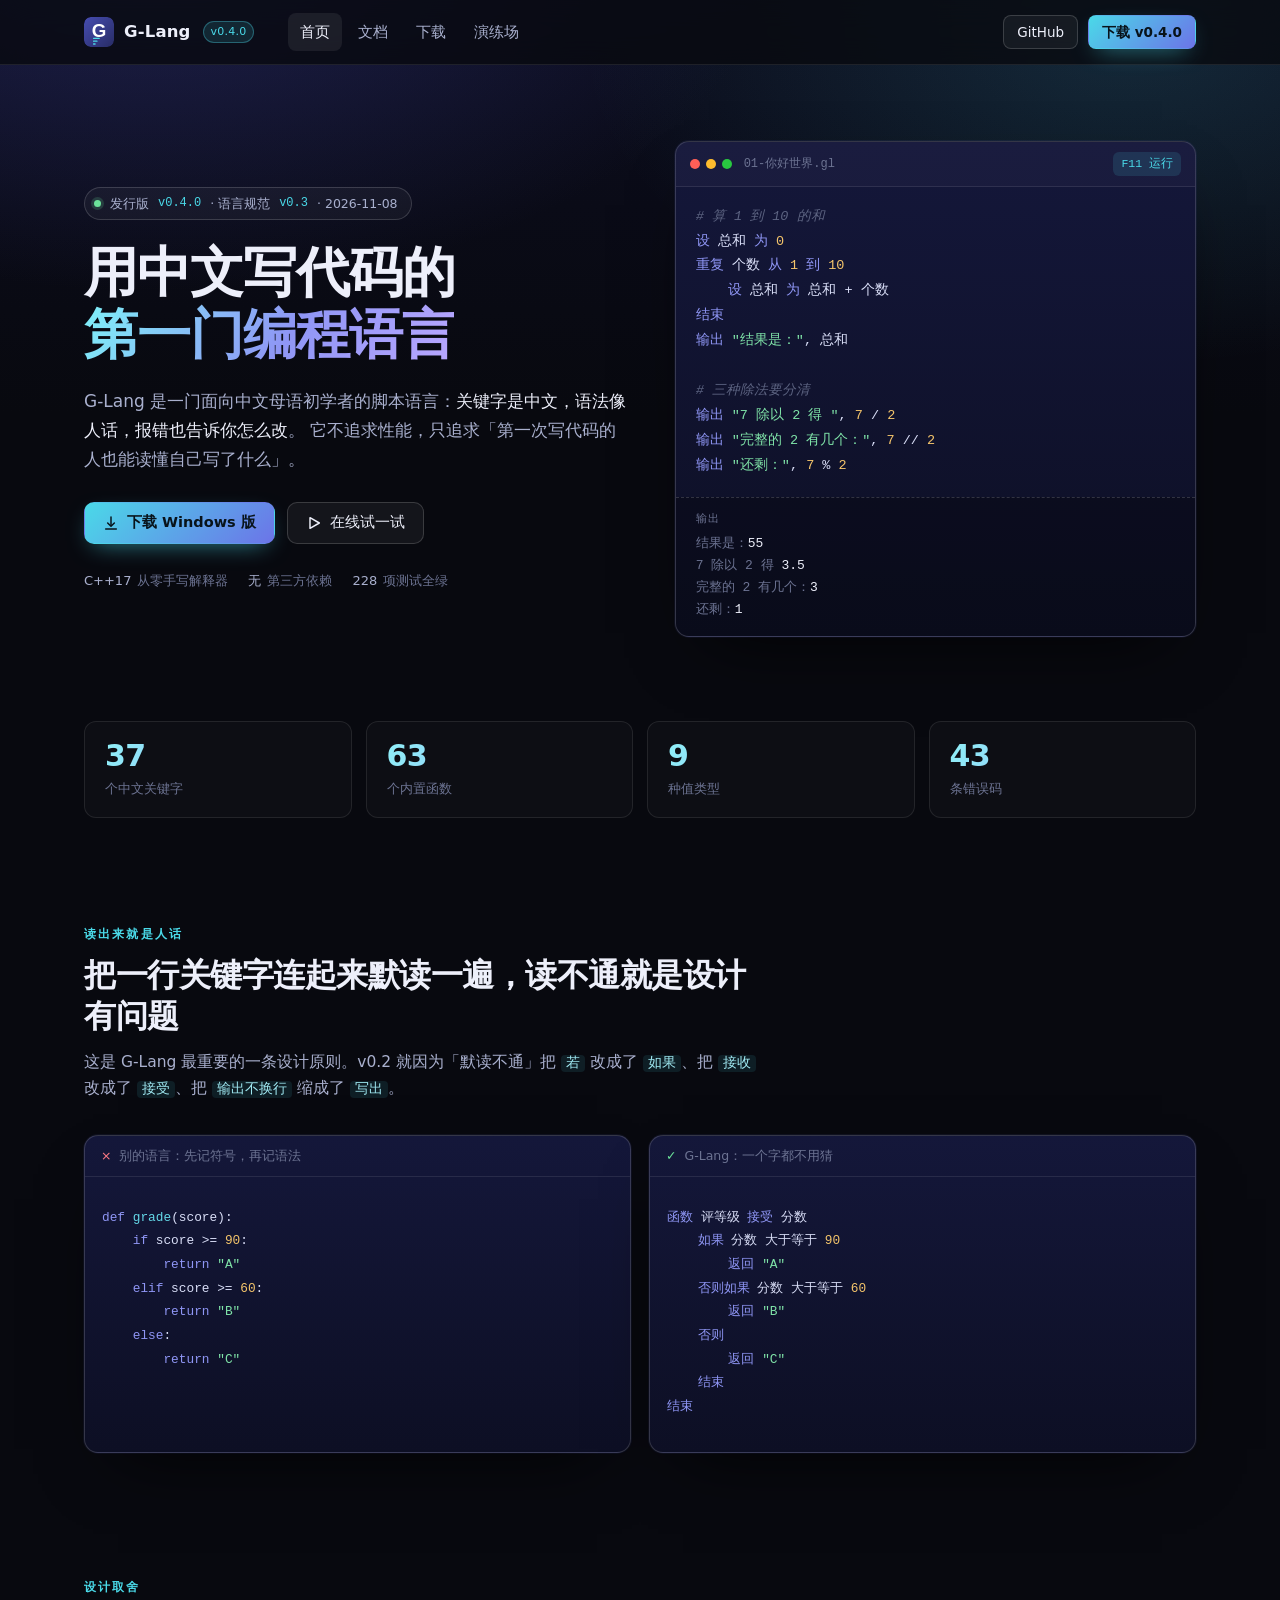
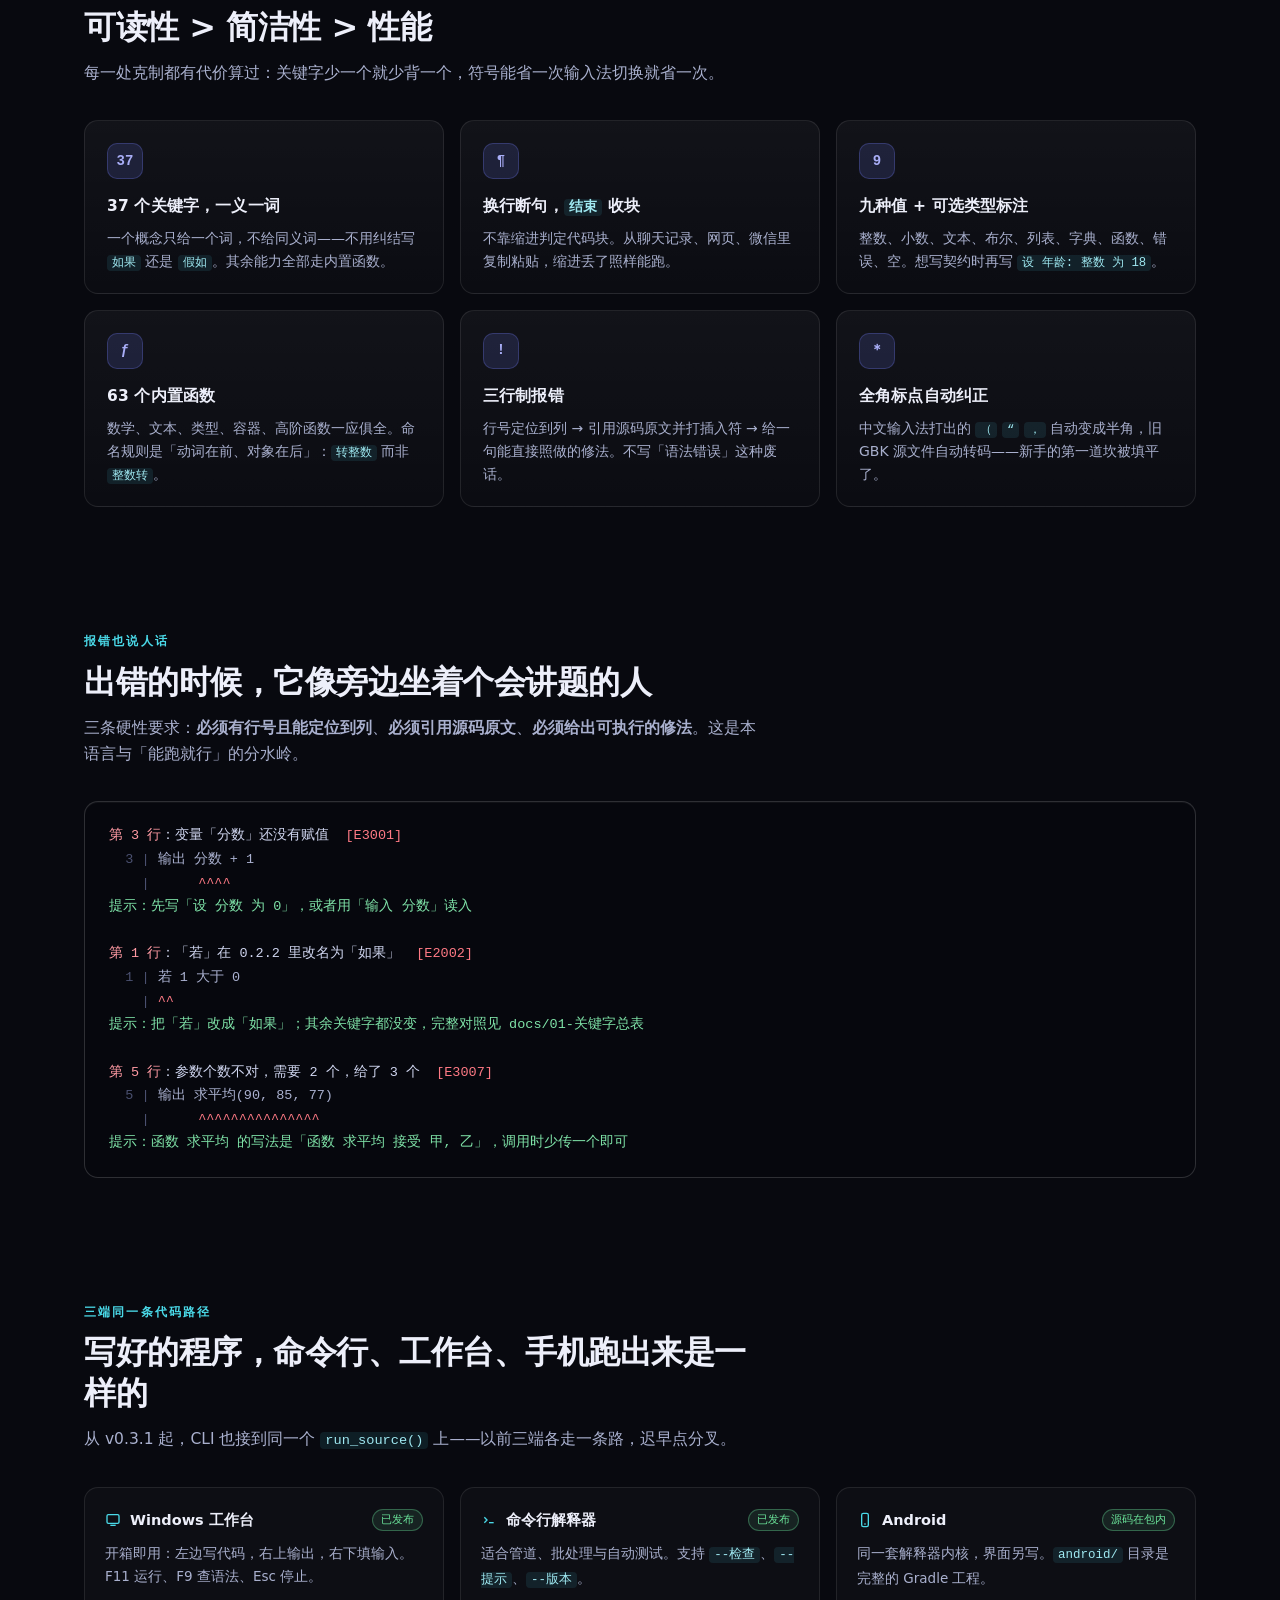
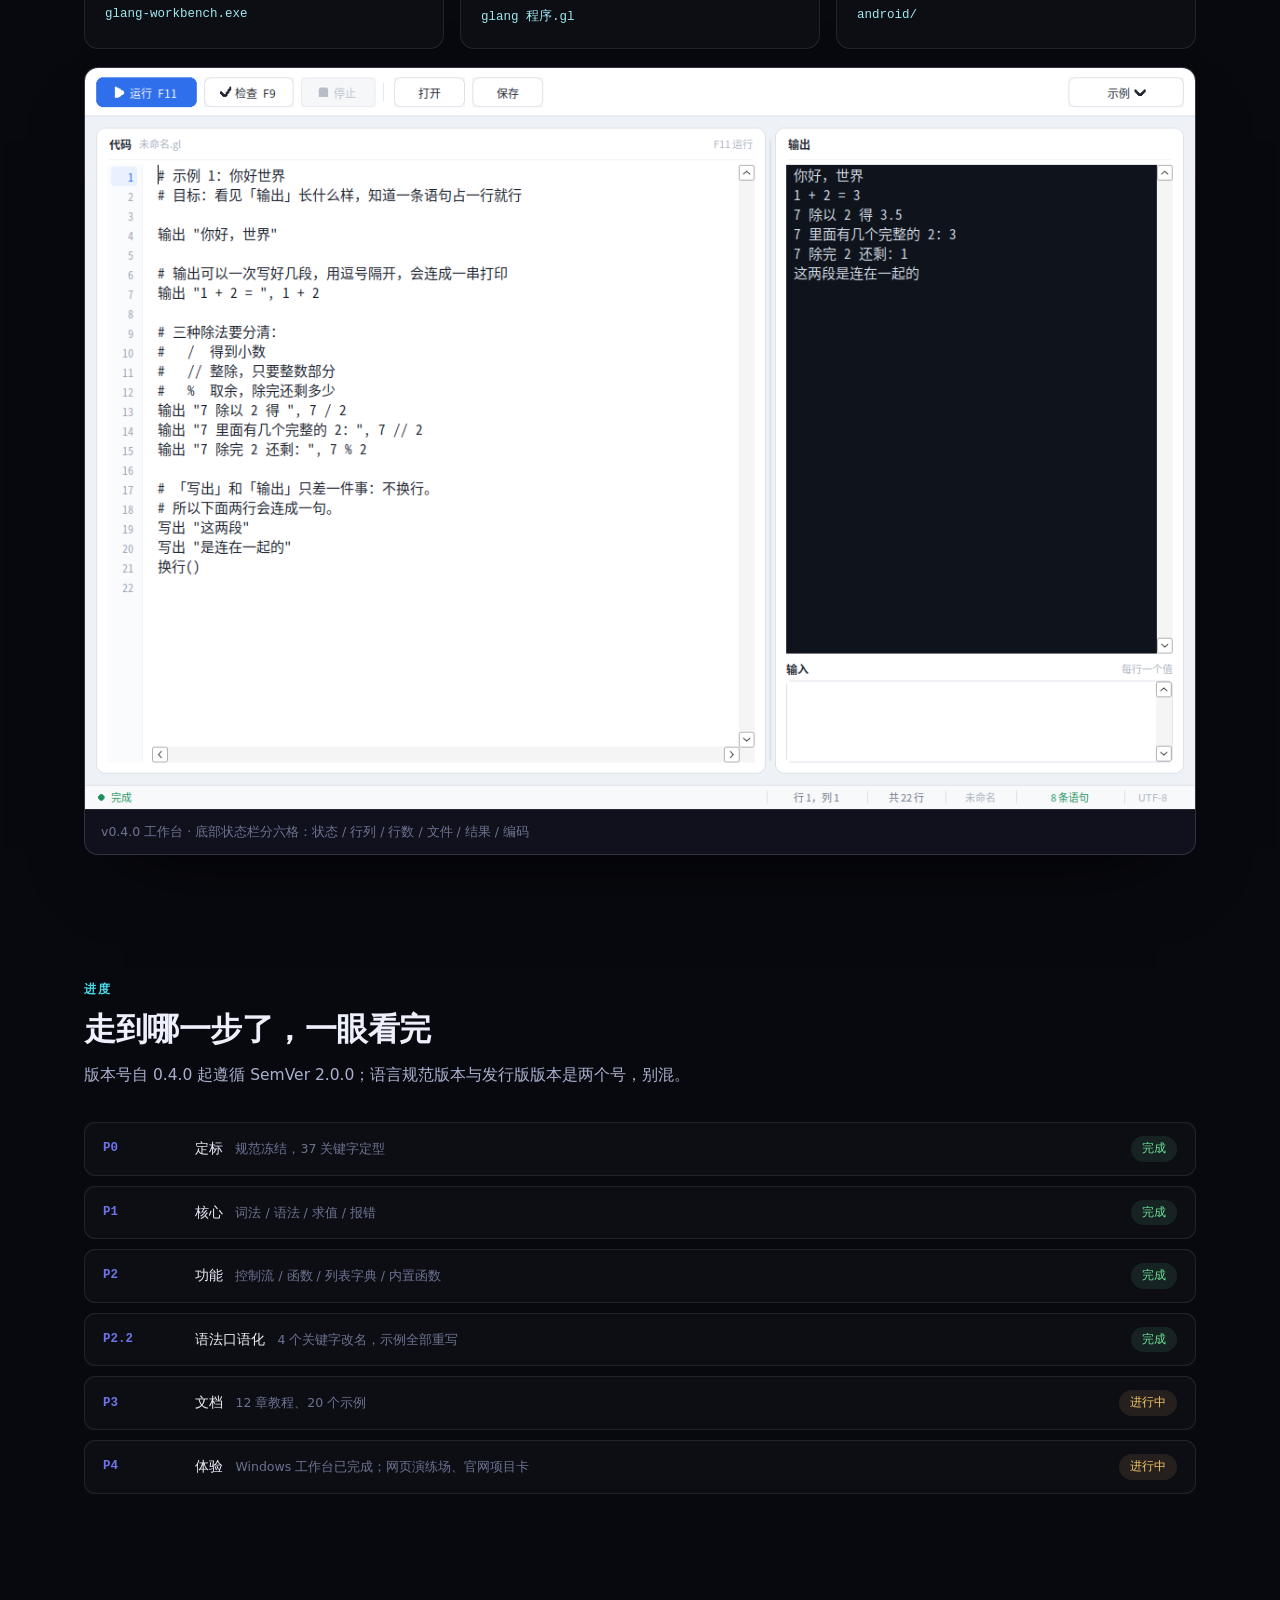
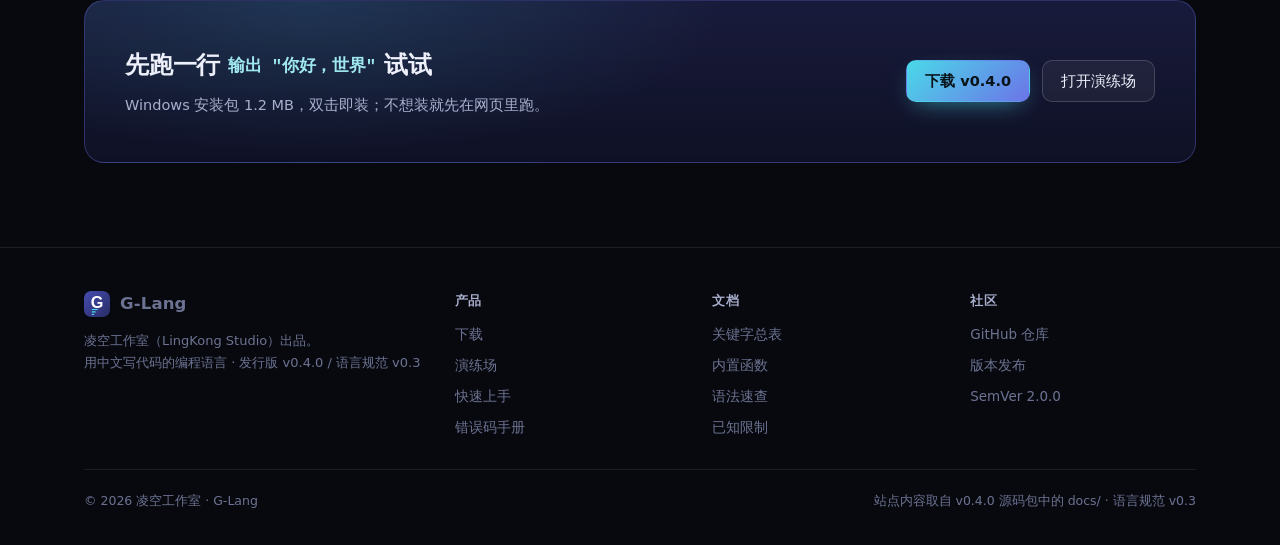
<file: index.html>
<!DOCTYPE html>
<html lang="zh-CN">
<head>
<meta charset="UTF-8">
<meta name="viewport" content="width=device-width, initial-scale=1">
<title>G-Lang · 用中文写代码的编程语言</title>
<meta name="description" content="G-Lang 是一门面向中文母语初学者的脚本语言：关键字是中文，语法像人话，报错也告诉你怎么改。C++17 从零实现，发行版 v0.4.0。">
<link rel="icon" href="assets/logo.svg" type="image/svg+xml">
<link rel="stylesheet" href="assets/style.css">
</head>
<body>

<header class="topbar">
  <div class="wrap topbar-inner">
    <a class="brand" href="index.html">
      <svg width="30" height="30" viewBox="0 0 64 64" aria-hidden="true">
        <defs><linearGradient id="lg" x1="0" y1="0" x2="1" y2="1">
          <stop offset="0" stop-color="#464CB0"/><stop offset="1" stop-color="#282C65"/>
        </linearGradient></defs>
        <rect width="64" height="64" rx="14" fill="url(#lg)"/>
        <text x="32" y="42" text-anchor="middle" font-family="Helvetica, Arial, sans-serif" font-weight="700" font-size="40" fill="#fff">G</text>
        <rect x="19" y="44" width="15" height="3" rx="1.5" fill="#4AD9E8"/>
        <rect x="19" y="50" width="10" height="3" rx="1.5" fill="#4AD9E8"/>
        <rect x="19" y="56" width="6" height="3" rx="1.5" fill="#4AD9E8"/>
      </svg>
      <span class="brand-name">G-Lang</span>
      <span class="brand-tag">v0.4.0</span>
    </a>
    <nav class="nav">
      <a href="index.html" class="active">首页</a>
      <a href="docs.html">文档</a>
      <a href="download.html">下载</a>
      <a href="playground.html">演练场</a>
    </nav>
    <div class="topbar-right">
      <a class="btn btn-ghost btn-sm" href="https://github.com/xxy150310git/G-Lang" target="_blank" rel="noopener">GitHub</a>
      <a class="btn btn-primary btn-sm" href="download.html">下载 v0.4.0</a>
    </div>
  </div>
</header>

<main>

<section class="hero">
  <div class="wrap hero-grid">
    <div>
      <div class="eyebrow">
        <span class="dot"></span>
        发行版 <code>v0.4.0</code> · 语言规范 <code>v0.3</code> · 2026-11-08
      </div>
      <h1 class="display">用中文写代码的<br><span class="grad">第一门编程语言</span></h1>
      <p class="lead">
        G-Lang 是一门面向中文母语初学者的脚本语言：<strong>关键字是中文，语法像人话，报错也告诉你怎么改</strong>。
        它不追求性能，只追求「第一次写代码的人也能读懂自己写了什么」。
      </p>
      <div class="cta-row">
        <a class="btn btn-primary" href="download.html">
          <svg width="16" height="16" viewBox="0 0 24 24" fill="none" stroke="currentColor" stroke-width="2.2" stroke-linecap="round" stroke-linejoin="round"><path d="M12 3v12"/><path d="m7 12 5 5 5-5"/><path d="M4 21h16"/></svg>
          下载 Windows 版
        </a>
        <a class="btn btn-ghost" href="playground.html">
          <svg width="16" height="16" viewBox="0 0 24 24" fill="none" stroke="currentColor" stroke-width="2.2" stroke-linecap="round" stroke-linejoin="round"><path d="m6 4 14 8-14 8Z"/></svg>
          在线试一试
        </a>
      </div>
      <div class="meta-row">
        <span><b>C++17</b> 从零手写解释器</span>
        <span><b>无</b> 第三方依赖</span>
        <span><b>228</b> 项测试全绿</span>
      </div>
    </div>

    <div class="codecard">
      <div class="codecard-bar">
        <div class="dots"><i></i><i></i><i></i></div>
        <span class="fname">01-你好世界.gl</span>
        <span class="tag">F11 运行</span>
      </div>
<pre class="code"><span class="tok-c"># 算 1 到 10 的和</span>
<span class="tok-k">设</span> 总和 <span class="tok-k">为</span> <span class="tok-n">0</span>
<span class="tok-k">重复</span> 个数 <span class="tok-k">从</span> <span class="tok-n">1</span> <span class="tok-k">到</span> <span class="tok-n">10</span>
    <span class="tok-k">设</span> 总和 <span class="tok-k">为</span> 总和 + 个数
<span class="tok-k">结束</span>
<span class="tok-k">输出</span> <span class="tok-s">"结果是："</span>, 总和

<span class="tok-c"># 三种除法要分清</span>
<span class="tok-k">输出</span> <span class="tok-s">"7 除以 2 得 "</span>, <span class="tok-n">7</span> / <span class="tok-n">2</span>
<span class="tok-k">输出</span> <span class="tok-s">"完整的 2 有几个："</span>, <span class="tok-n">7</span> // <span class="tok-n">2</span>
<span class="tok-k">输出</span> <span class="tok-s">"还剩："</span>, <span class="tok-n">7</span> % <span class="tok-n">2</span></pre>
      <div class="out"><span class="lbl">输出</span>结果是：<b>55</b>
7 除以 2 得 <b>3.5</b>
完整的 2 有几个：<b>3</b>
还剩：<b>1</b></div>
    </div>
  </div>
</section>

<section class="section tight">
  <div class="wrap">
    <div class="stats">
      <div class="stat"><b>37</b><span>个中文关键字</span></div>
      <div class="stat"><b>63</b><span>个内置函数</span></div>
      <div class="stat"><b>9</b><span>种值类型</span></div>
      <div class="stat"><b>43</b><span>条错误码</span></div>
    </div>
  </div>
</section>

<section class="section">
  <div class="wrap">
    <div class="section-head">
      <div class="kicker">读出来就是人话</div>
      <h2 class="sec">把一行关键字连起来默读一遍，读不通就是设计有问题</h2>
      <p>这是 G-Lang 最重要的一条设计原则。v0.2 就因为「默读不通」把 <code>若</code> 改成了 <code>如果</code>、把 <code>接收</code> 改成了 <code>接受</code>、把 <code>输出不换行</code> 缩成了 <code>写出</code>。</p>
    </div>

    <div class="compare">
      <div class="codecard">
        <div class="cap"><span class="bad">×</span> 别的语言：先记符号，再记语法</div>
<pre class="code small"><span class="tok-k">def</span> <span class="tok-f">grade</span>(score):
    <span class="tok-k">if</span> score &gt;= <span class="tok-n">90</span>:
        <span class="tok-k">return</span> <span class="tok-s">"A"</span>
    <span class="tok-k">elif</span> score &gt;= <span class="tok-n">60</span>:
        <span class="tok-k">return</span> <span class="tok-s">"B"</span>
    <span class="tok-k">else</span>:
        <span class="tok-k">return</span> <span class="tok-s">"C"</span></pre>
      </div>
      <div class="codecard">
        <div class="cap"><span class="good">✓</span> G-Lang：一个字都不用猜</div>
<pre class="code small"><span class="tok-k">函数</span> 评等级 <span class="tok-k">接受</span> 分数
    <span class="tok-k">如果</span> 分数 大于等于 <span class="tok-n">90</span>
        <span class="tok-k">返回</span> <span class="tok-s">"A"</span>
    <span class="tok-k">否则如果</span> 分数 大于等于 <span class="tok-n">60</span>
        <span class="tok-k">返回</span> <span class="tok-s">"B"</span>
    <span class="tok-k">否则</span>
        <span class="tok-k">返回</span> <span class="tok-s">"C"</span>
    <span class="tok-k">结束</span>
<span class="tok-k">结束</span></pre>
      </div>
    </div>
  </div>
</section>

<section class="section">
  <div class="wrap">
    <div class="section-head">
      <div class="kicker">设计取舍</div>
      <h2 class="sec">可读性 &gt; 简洁性 &gt; 性能</h2>
      <p>每一处克制都有代价算过：关键字少一个就少背一个，符号能省一次输入法切换就省一次。</p>
    </div>

    <div class="cards">
      <div class="card">
        <div class="ico">37</div>
        <h3>37 个关键字，一义一词</h3>
        <p>一个概念只给一个词，不给同义词——不用纠结写 <code>如果</code> 还是 <code>假如</code>。其余能力全部走内置函数。</p>
      </div>
      <div class="card">
        <div class="ico">¶</div>
        <h3>换行断句，<code>结束</code> 收块</h3>
        <p>不靠缩进判定代码块。从聊天记录、网页、微信里复制粘贴，缩进丢了照样能跑。</p>
      </div>
      <div class="card">
        <div class="ico">9</div>
        <h3>九种值 + 可选类型标注</h3>
        <p>整数、小数、文本、布尔、列表、字典、函数、错误、空。想写契约时再写 <code>设 年龄: 整数 为 18</code>。</p>
      </div>
      <div class="card">
        <div class="ico">ƒ</div>
        <h3>63 个内置函数</h3>
        <p>数学、文本、类型、容器、高阶函数一应俱全。命名规则是「动词在前、对象在后」：<code>转整数</code> 而非 <code>整数转</code>。</p>
      </div>
      <div class="card">
        <div class="ico">!</div>
        <h3>三行制报错</h3>
        <p>行号定位到列 → 引用源码原文并打插入符 → 给一句能直接照做的修法。不写「语法错误」这种废话。</p>
      </div>
      <div class="card">
        <div class="ico">＊</div>
        <h3>全角标点自动纠正</h3>
        <p>中文输入法打出的 <code>（</code> <code>“</code> <code>，</code> 自动变成半角，旧 GBK 源文件自动转码——新手的第一道坎被填平了。</p>
      </div>
    </div>
  </div>
</section>

<section class="section">
  <div class="wrap">
    <div class="section-head">
      <div class="kicker">报错也说人话</div>
      <h2 class="sec">出错的时候，它像旁边坐着个会讲题的人</h2>
      <p>三条硬性要求：<b>必须有行号且能定位到列</b>、<b>必须引用源码原文</b>、<b>必须给出可执行的修法</b>。这是本语言与「能跑就行」的分水岭。</p>
    </div>

    <div class="term"><span class="e-line">第 3 行</span>：变量「分数」还没有赋值  <span class="e-code">[E3001]</span>
<span class="ln">  3 |</span> <span class="e-src">输出 分数 + 1</span>
<span class="ln">    |</span> <span class="e-caret">     ^^^^</span>
<span class="e-hint">提示：先写「设 分数 为 0」，或者用「输入 分数」读入</span>

<span class="e-line">第 1 行</span>：「若」在 0.2.2 里改名为「如果」  <span class="e-code">[E2002]</span>
<span class="ln">  1 |</span> <span class="e-src">若 1 大于 0</span>
<span class="ln">    |</span> <span class="e-caret">^^</span>
<span class="e-hint">提示：把「若」改成「如果」；其余关键字都没变，完整对照见 docs/01-关键字总表</span>

<span class="e-line">第 5 行</span>：参数个数不对，需要 2 个，给了 3 个  <span class="e-code">[E3007]</span>
<span class="ln">  5 |</span> <span class="e-src">输出 求平均(90, 85, 77)</span>
<span class="ln">    |</span> <span class="e-caret">     ^^^^^^^^^^^^^^^</span>
<span class="e-hint">提示：函数 求平均 的写法是「函数 求平均 接受 甲, 乙」，调用时少传一个即可</span></div>
  </div>
</section>

<section class="section">
  <div class="wrap">
    <div class="section-head">
      <div class="kicker">三端同一条代码路径</div>
      <h2 class="sec">写好的程序，命令行、工作台、手机跑出来是一样的</h2>
      <p>从 v0.3.1 起，CLI 也接到同一个 <code>run_source()</code> 上——以前三端各走一条路，迟早点分叉。</p>
    </div>

    <div class="platforms" style="margin-bottom:18px">
      <div class="plat">
        <div class="ph">
          <svg width="16" height="16" viewBox="0 0 24 24" fill="none" stroke="#4AD9E8" stroke-width="2"><rect x="3" y="4" width="18" height="13" rx="2"/><path d="M8 20h8"/></svg>
          <b>Windows 工作台</b><span class="st">已发布</span>
        </div>
        <p>开箱即用：左边写代码，右上输出，右下填输入。F11 运行、F9 查语法、Esc 停止。</p>
        <code>glang-workbench.exe</code>
      </div>
      <div class="plat">
        <div class="ph">
          <svg width="16" height="16" viewBox="0 0 24 24" fill="none" stroke="#4AD9E8" stroke-width="2"><path d="m5 8 4 4-4 4"/><path d="M12 16h7"/></svg>
          <b>命令行解释器</b><span class="st">已发布</span>
        </div>
        <p>适合管道、批处理与自动测试。支持 <code>--检查</code>、<code>--提示</code>、<code>--版本</code>。</p>
        <code>glang 程序.gl</code>
      </div>
      <div class="plat">
        <div class="ph">
          <svg width="16" height="16" viewBox="0 0 24 24" fill="none" stroke="#4AD9E8" stroke-width="2"><rect x="7" y="2" width="10" height="20" rx="2.5"/><path d="M11 18h2"/></svg>
          <b>Android</b><span class="st">源码在包内</span>
        </div>
        <p>同一套解释器内核，界面另写。<code>android/</code> 目录是完整的 Gradle 工程。</p>
        <code>android/</code>
      </div>
    </div>

    <figure class="shot" style="margin:0">
      <img src="assets/workbench.png" alt="G-Lang 编程工作台截图：左侧代码区、右上输出区、右下输入区，底部六格状态栏" loading="lazy">
      <figcaption>v0.4.0 工作台 · 底部状态栏分六格：状态 / 行列 / 行数 / 文件 / 结果 / 编码</figcaption>
    </figure>
  </div>
</section>

<section class="section">
  <div class="wrap">
    <div class="section-head">
      <div class="kicker">进度</div>
      <h2 class="sec">走到哪一步了，一眼看完</h2>
      <p>版本号自 0.4.0 起遵循 SemVer 2.0.0；语言规范版本与发行版版本是两个号，别混。</p>
    </div>
    <div class="roadmap">
      <div class="rm"><div class="ph-id">P0</div><div class="ph-name">定标 <small>规范冻结，37 关键字定型</small></div><span class="badge-st st-done">完成</span></div>
      <div class="rm"><div class="ph-id">P1</div><div class="ph-name">核心 <small>词法 / 语法 / 求值 / 报错</small></div><span class="badge-st st-done">完成</span></div>
      <div class="rm"><div class="ph-id">P2</div><div class="ph-name">功能 <small>控制流 / 函数 / 列表字典 / 内置函数</small></div><span class="badge-st st-done">完成</span></div>
      <div class="rm"><div class="ph-id">P2.2</div><div class="ph-name">语法口语化 <small>4 个关键字改名，示例全部重写</small></div><span class="badge-st st-done">完成</span></div>
      <div class="rm"><div class="ph-id">P3</div><div class="ph-name">文档 <small>12 章教程、20 个示例</small></div><span class="badge-st st-doing">进行中</span></div>
      <div class="rm"><div class="ph-id">P4</div><div class="ph-name">体验 <small>Windows 工作台已完成；网页演练场、官网项目卡</small></div><span class="badge-st st-doing">进行中</span></div>
    </div>
  </div>
</section>

<section class="section tight">
  <div class="wrap">
    <div class="cta-band">
      <div>
        <h3>先跑一行 <code style="font-family:var(--mono);color:#9fe8f1">输出 "你好，世界"</code> 试试</h3>
        <p>Windows 安装包 1.2 MB，双击即装；不想装就先在网页里跑。</p>
      </div>
      <div class="cta-row" style="margin:0">
        <a class="btn btn-primary" href="download.html">下载 v0.4.0</a>
        <a class="btn btn-ghost" href="playground.html">打开演练场</a>
      </div>
    </div>
  </div>
</section>

</main>

<footer class="footer">
  <div class="wrap">
    <div class="footer-grid">
      <div>
        <a class="brand" href="index.html" style="margin-bottom:12px">
          <svg width="26" height="26" viewBox="0 0 64 64" aria-hidden="true">
            <defs><linearGradient id="lg2" x1="0" y1="0" x2="1" y2="1">
              <stop offset="0" stop-color="#464CB0"/><stop offset="1" stop-color="#282C65"/>
            </linearGradient></defs>
            <rect width="64" height="64" rx="14" fill="url(#lg2)"/>
            <text x="32" y="42" text-anchor="middle" font-family="Helvetica, Arial, sans-serif" font-weight="700" font-size="40" fill="#fff">G</text>
            <rect x="19" y="44" width="15" height="3" rx="1.5" fill="#4AD9E8"/>
            <rect x="19" y="50" width="10" height="3" rx="1.5" fill="#4AD9E8"/>
            <rect x="19" y="56" width="6" height="3" rx="1.5" fill="#4AD9E8"/>
          </svg>
          <span class="brand-name">G-Lang</span>
        </a>
        <p style="margin:0;max-width:26em;color:var(--ink-3);font-size:13px">
          凌空工作室（LingKong Studio）出品。<br>
          用中文写代码的编程语言 · 发行版 v0.4.0 / 语言规范 v0.3
        </p>
      </div>
      <div>
        <h4>产品</h4>
        <ul>
          <li><a href="download.html">下载</a></li>
          <li><a href="playground.html">演练场</a></li>
          <li><a href="docs.html#start">快速上手</a></li>
          <li><a href="docs.html#errors">错误码手册</a></li>
        </ul>
      </div>
      <div>
        <h4>文档</h4>
        <ul>
          <li><a href="docs.html#keywords">关键字总表</a></li>
          <li><a href="docs.html#builtins">内置函数</a></li>
          <li><a href="docs.html#syntax">语法速查</a></li>
          <li><a href="docs.html#limits">已知限制</a></li>
        </ul>
      </div>
      <div>
        <h4>社区</h4>
        <ul>
          <li><a href="https://github.com/xxy150310git/G-Lang" target="_blank" rel="noopener">GitHub 仓库</a></li>
          <li><a href="https://github.com/xxy150310git/G-Lang/releases" target="_blank" rel="noopener">版本发布</a></li>
          <li><a href="https://semver.org/lang/zh-CN/" target="_blank" rel="noopener">SemVer 2.0.0</a></li>
        </ul>
      </div>
    </div>
    <div class="footer-bottom">
      <span>© 2026 凌空工作室 · G-Lang</span>
      <span>站点内容取自 v0.4.0 源码包中的 docs/ · 语言规范 v0.3</span>
    </div>
  </div>
</footer>

</body>
</html>
</file>
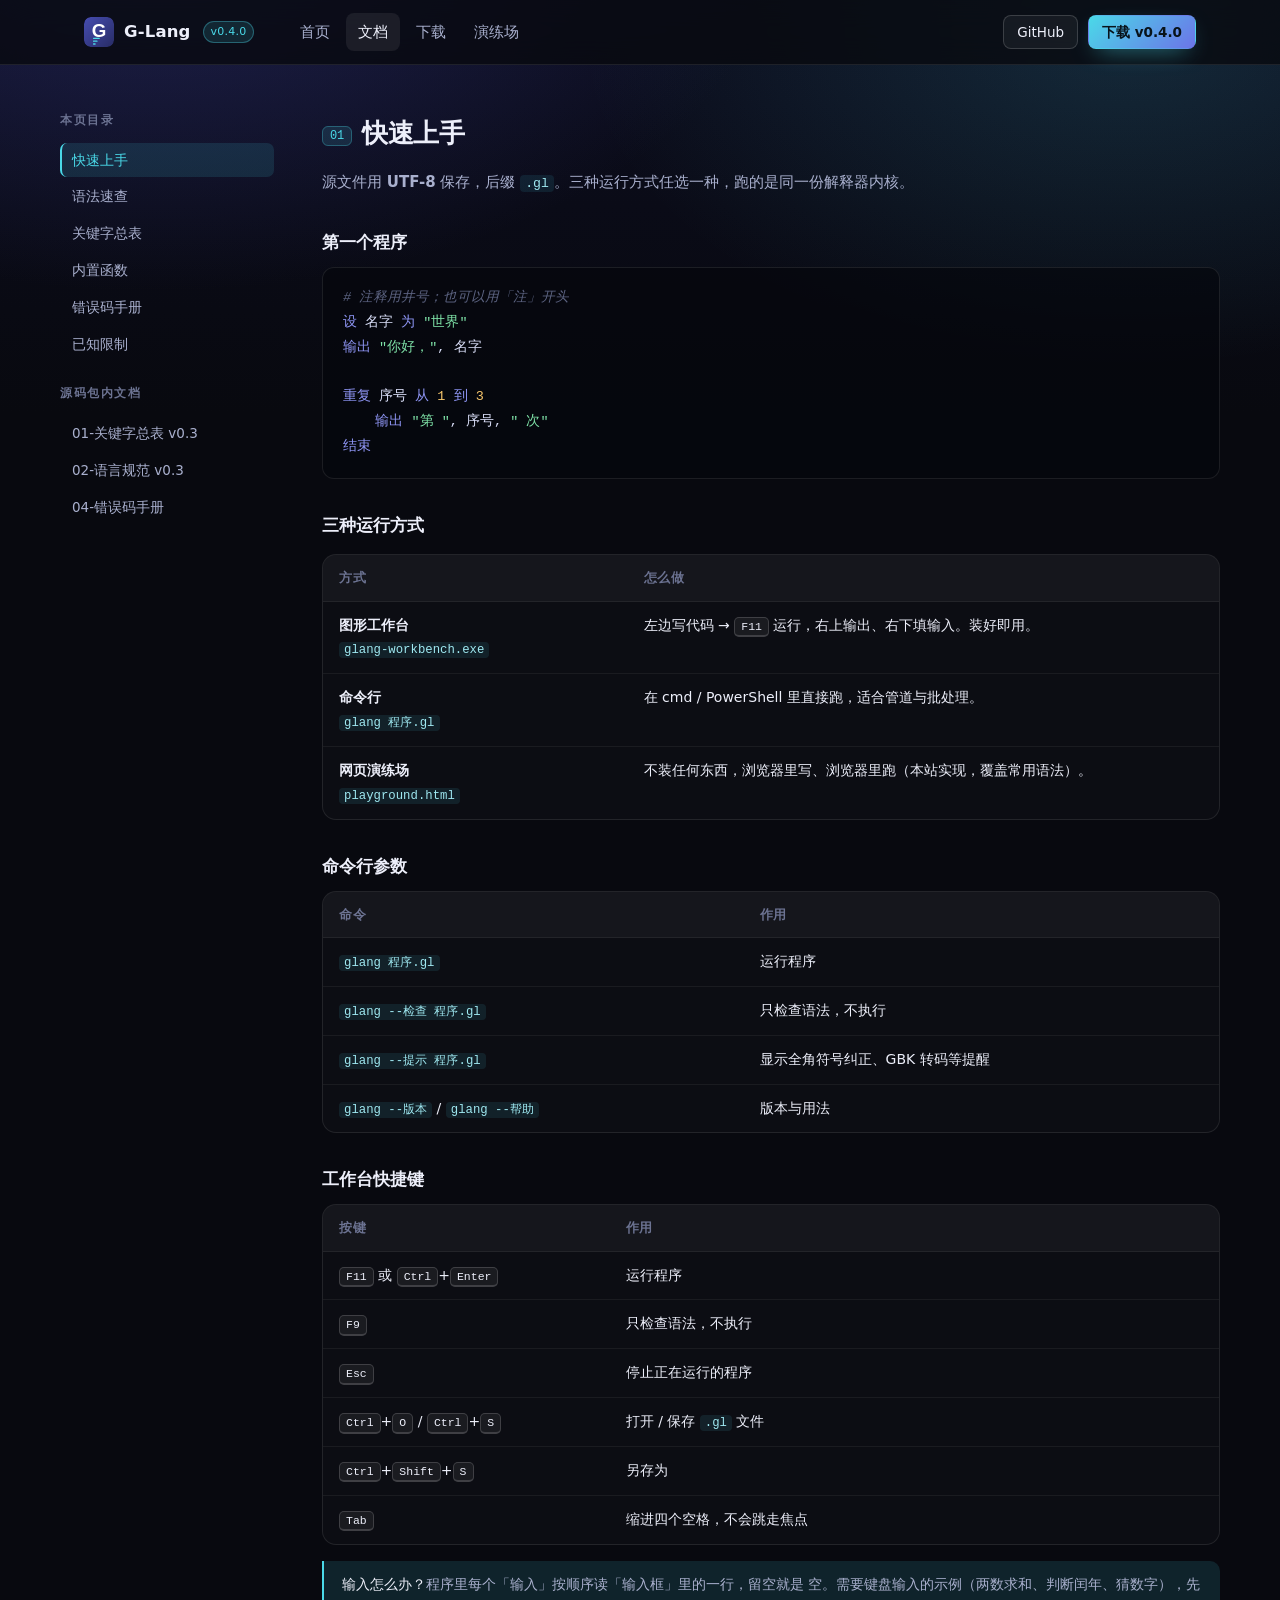
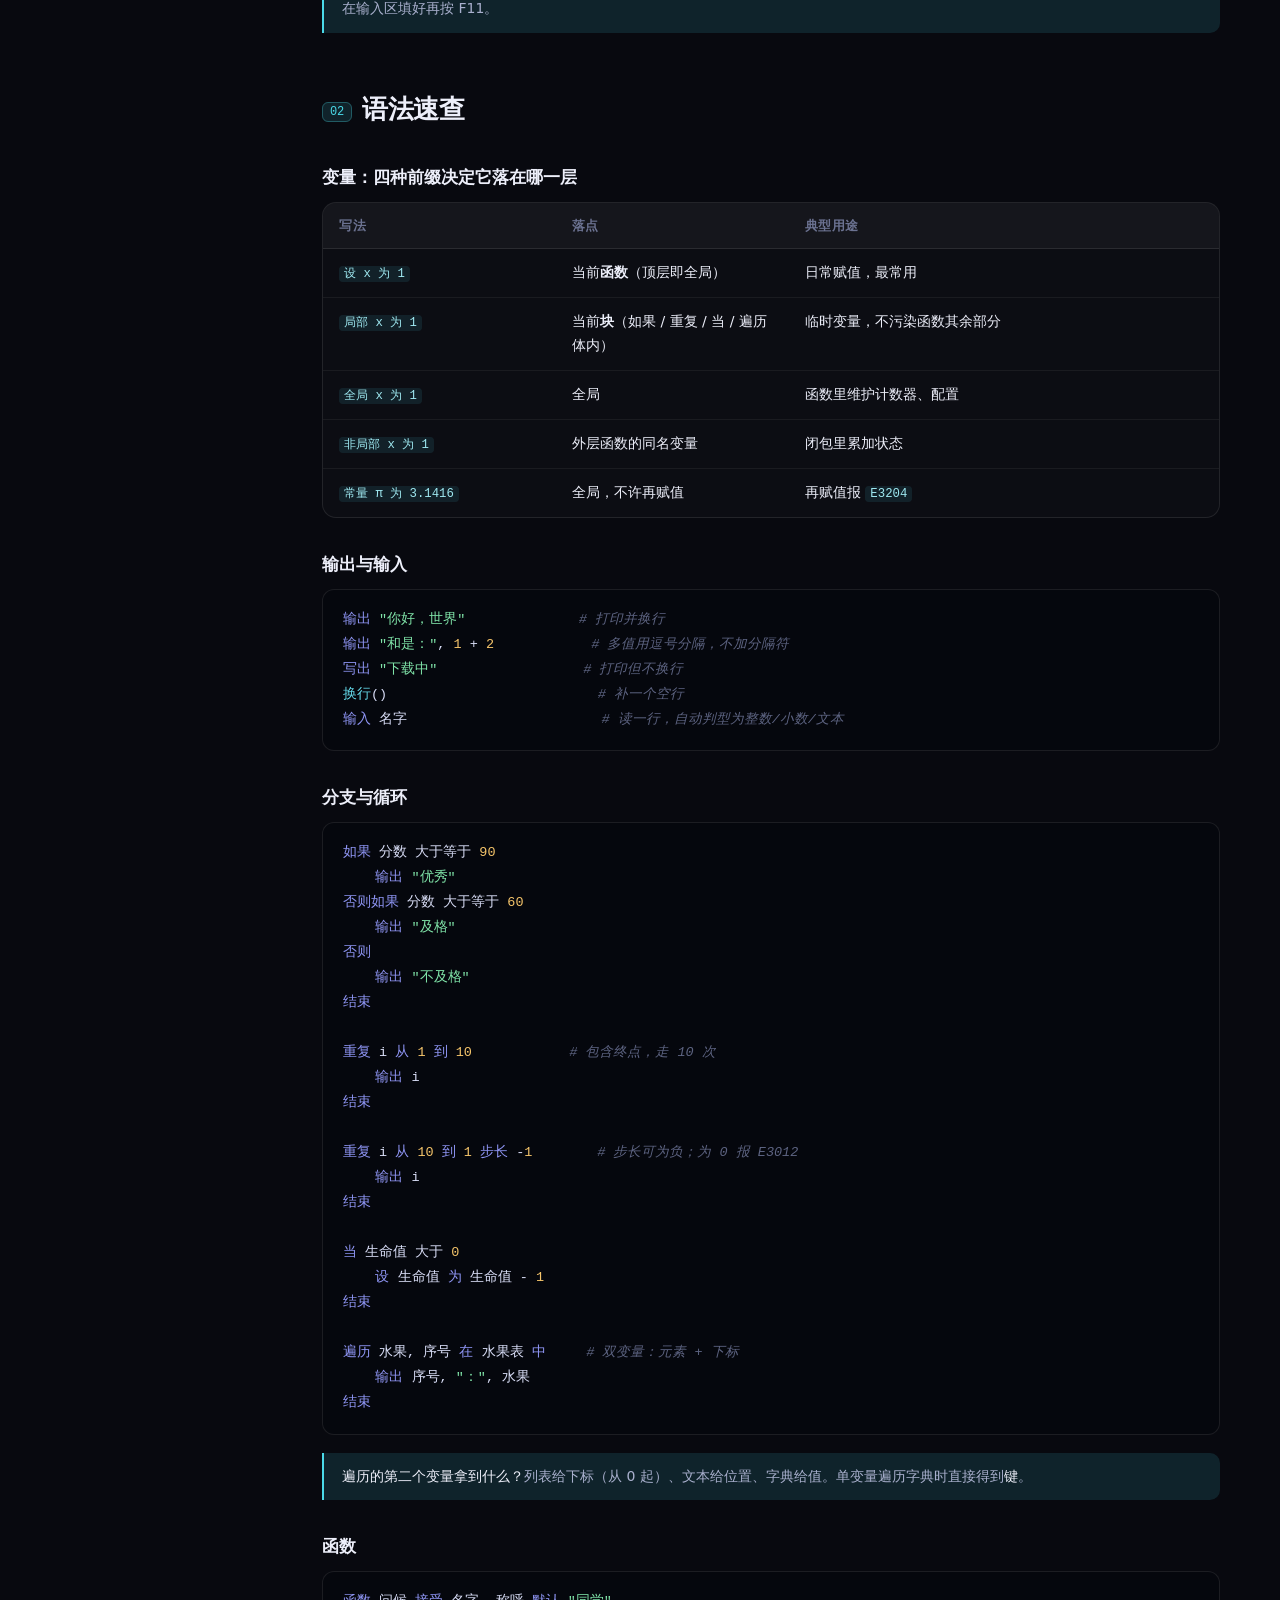
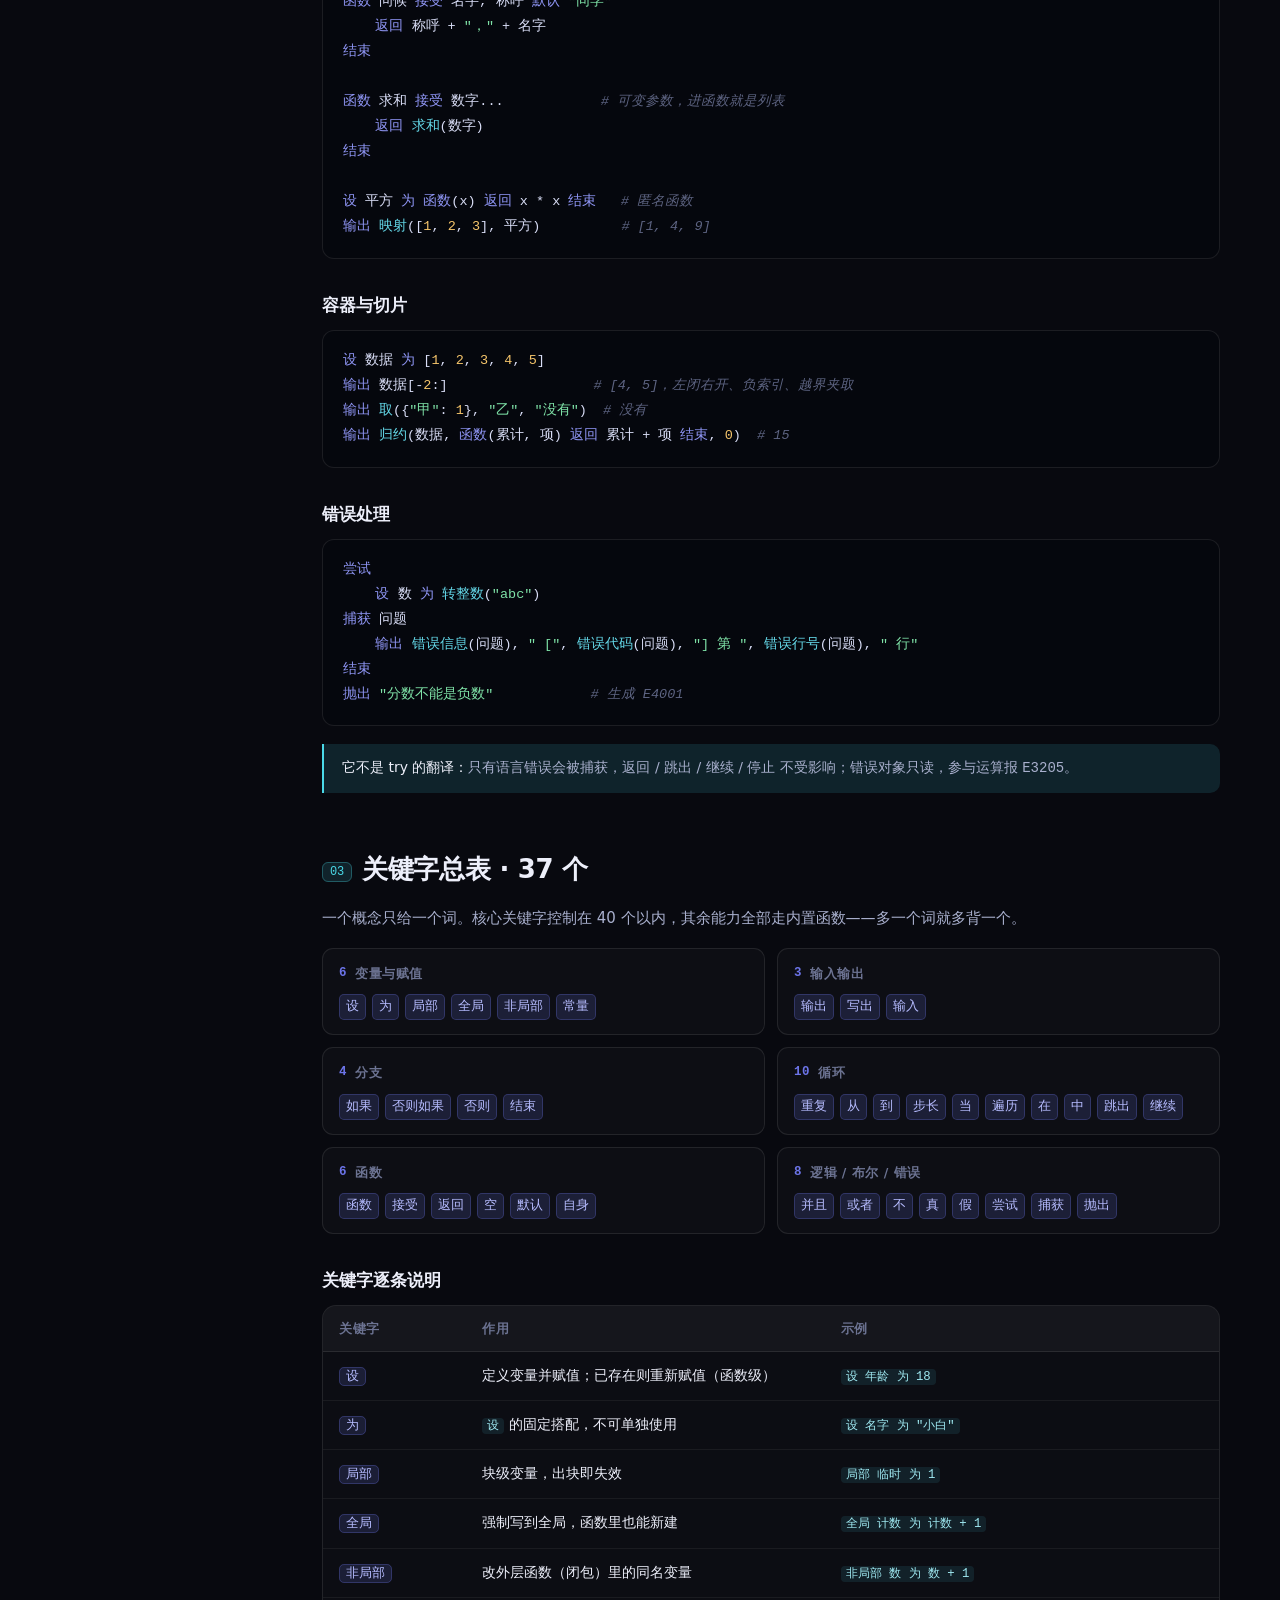
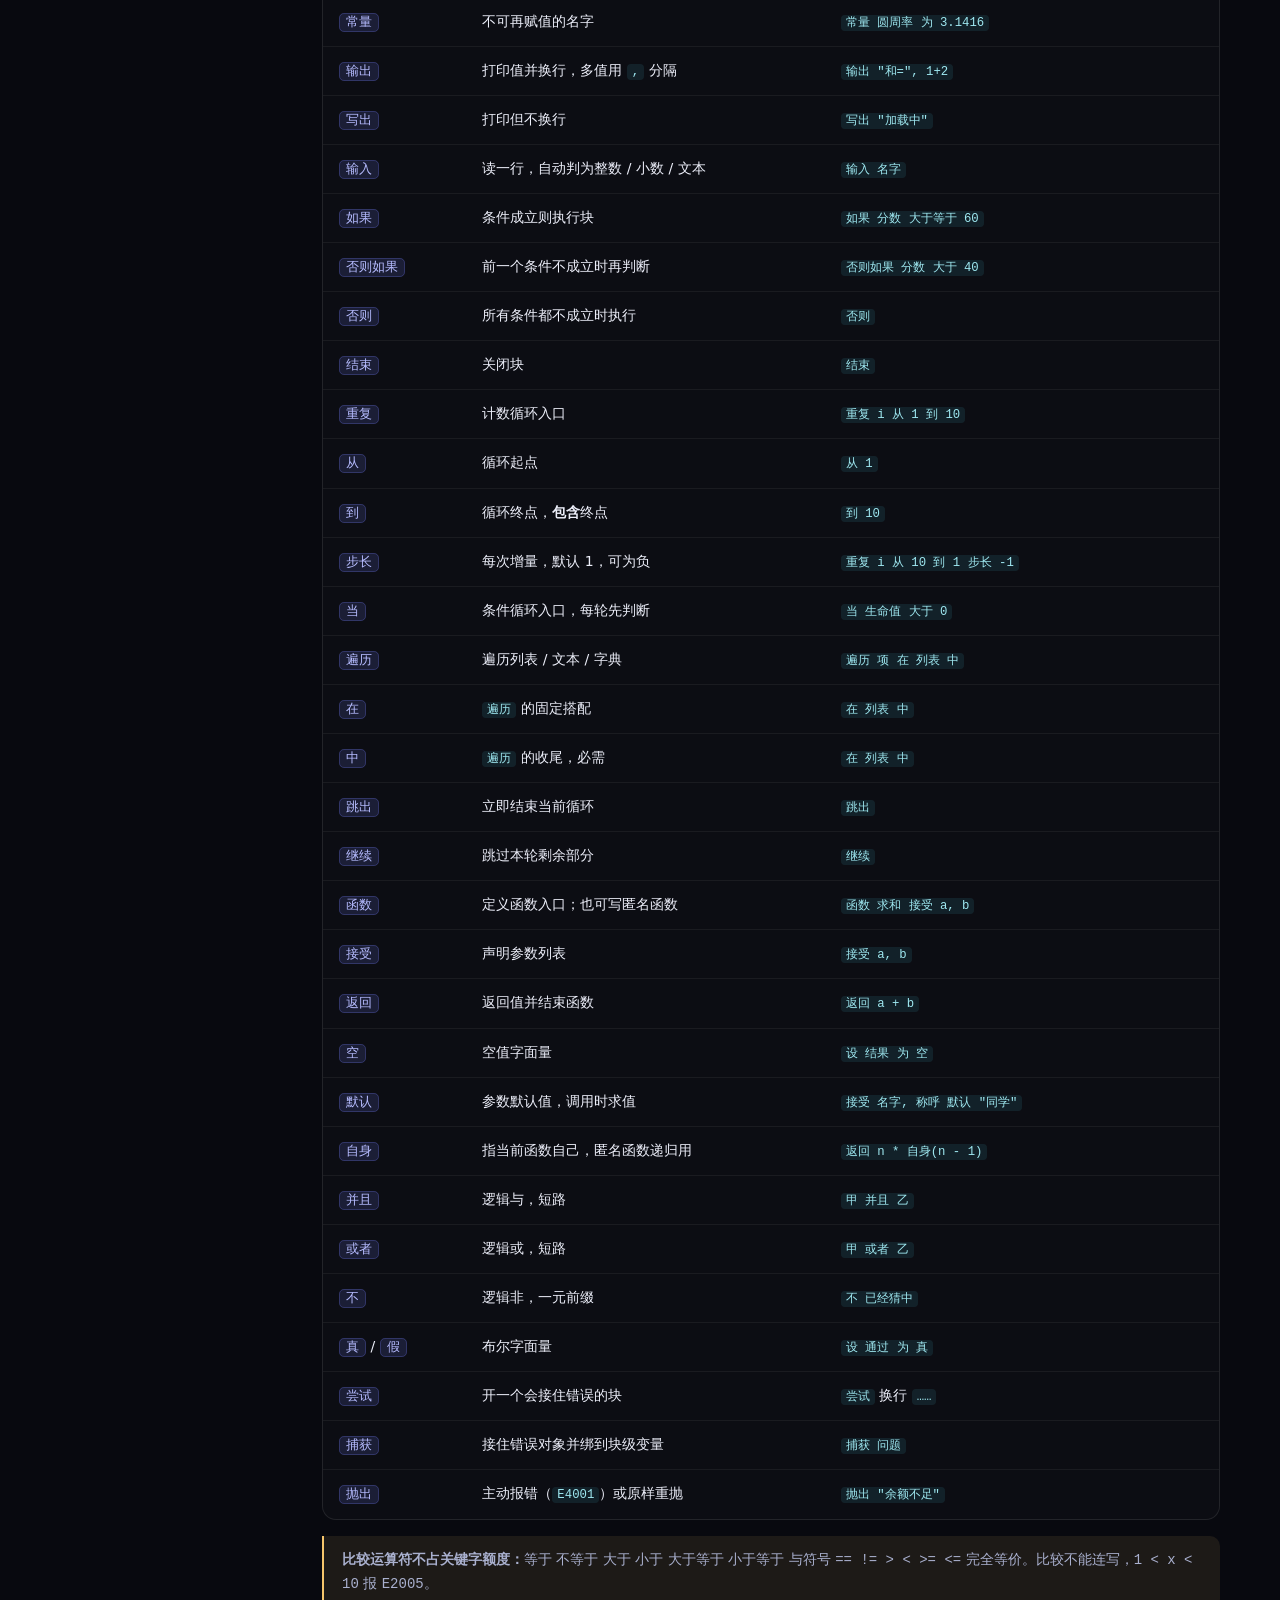
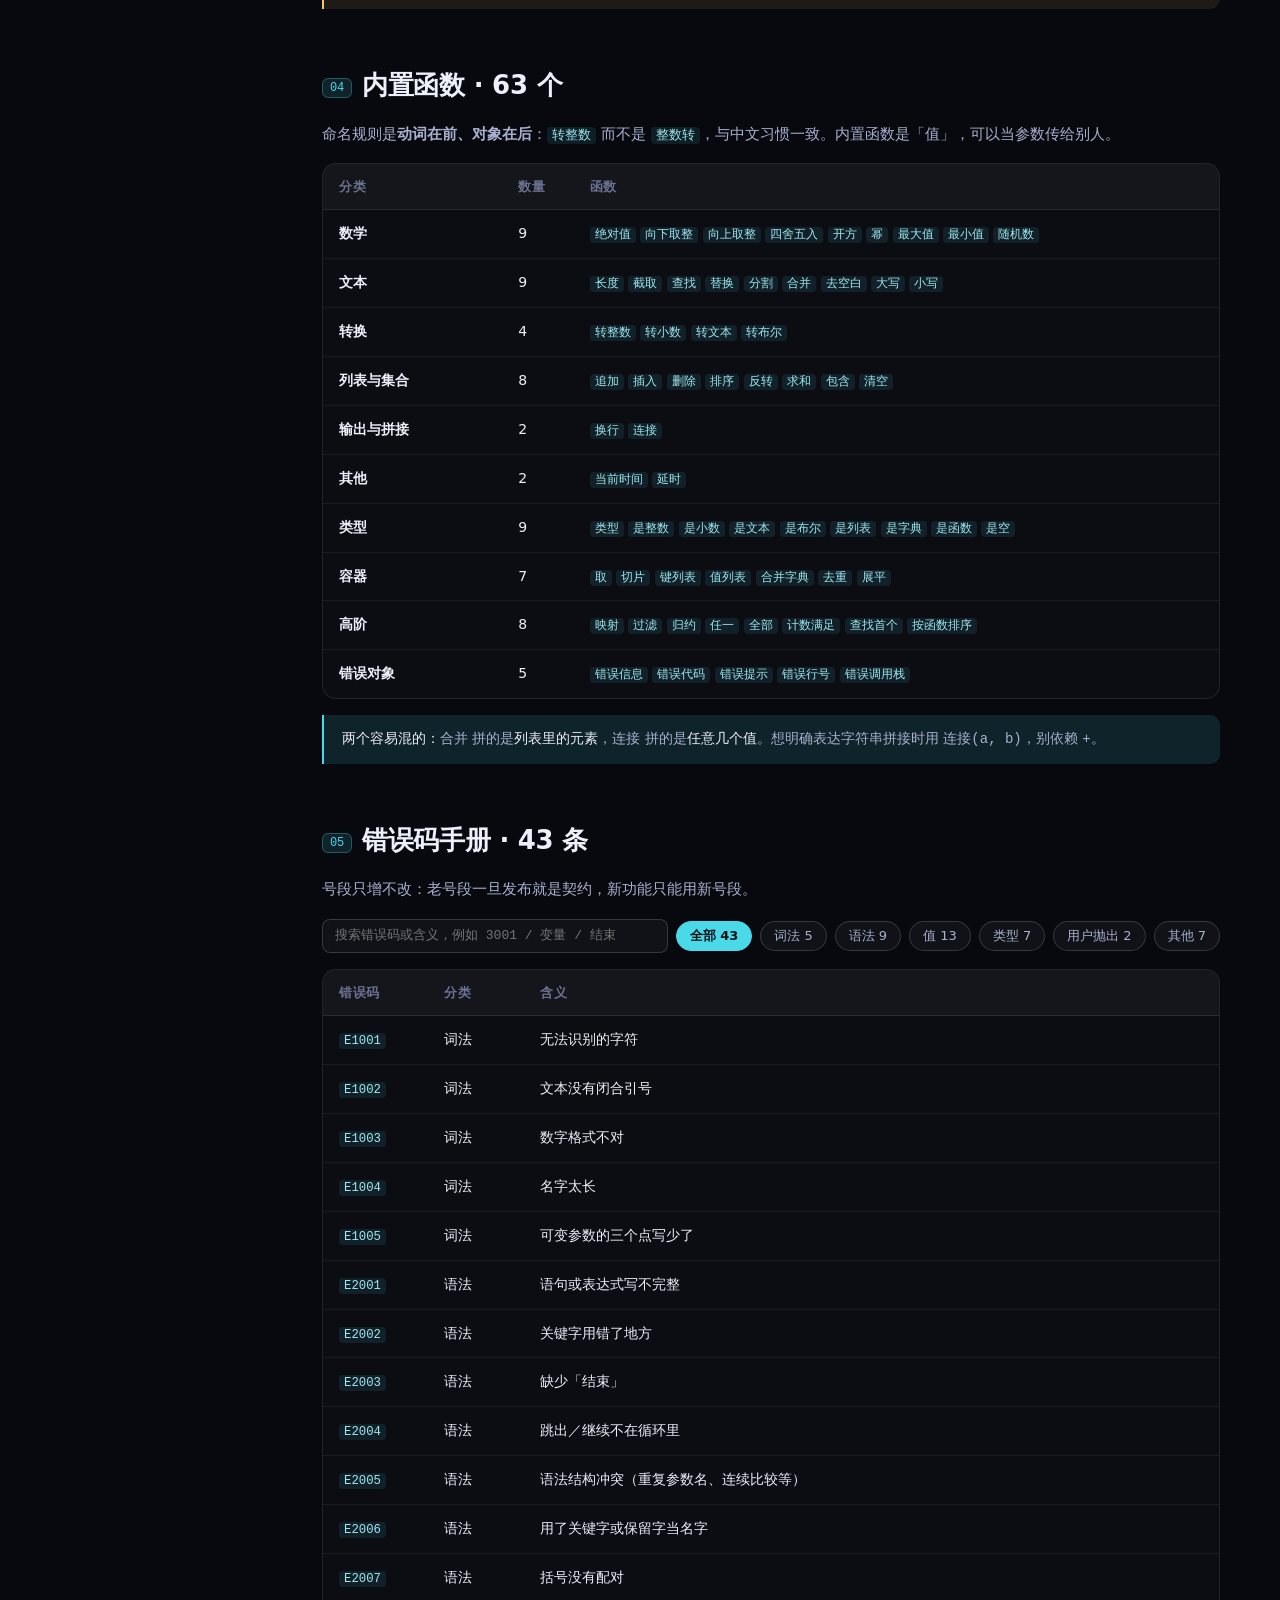
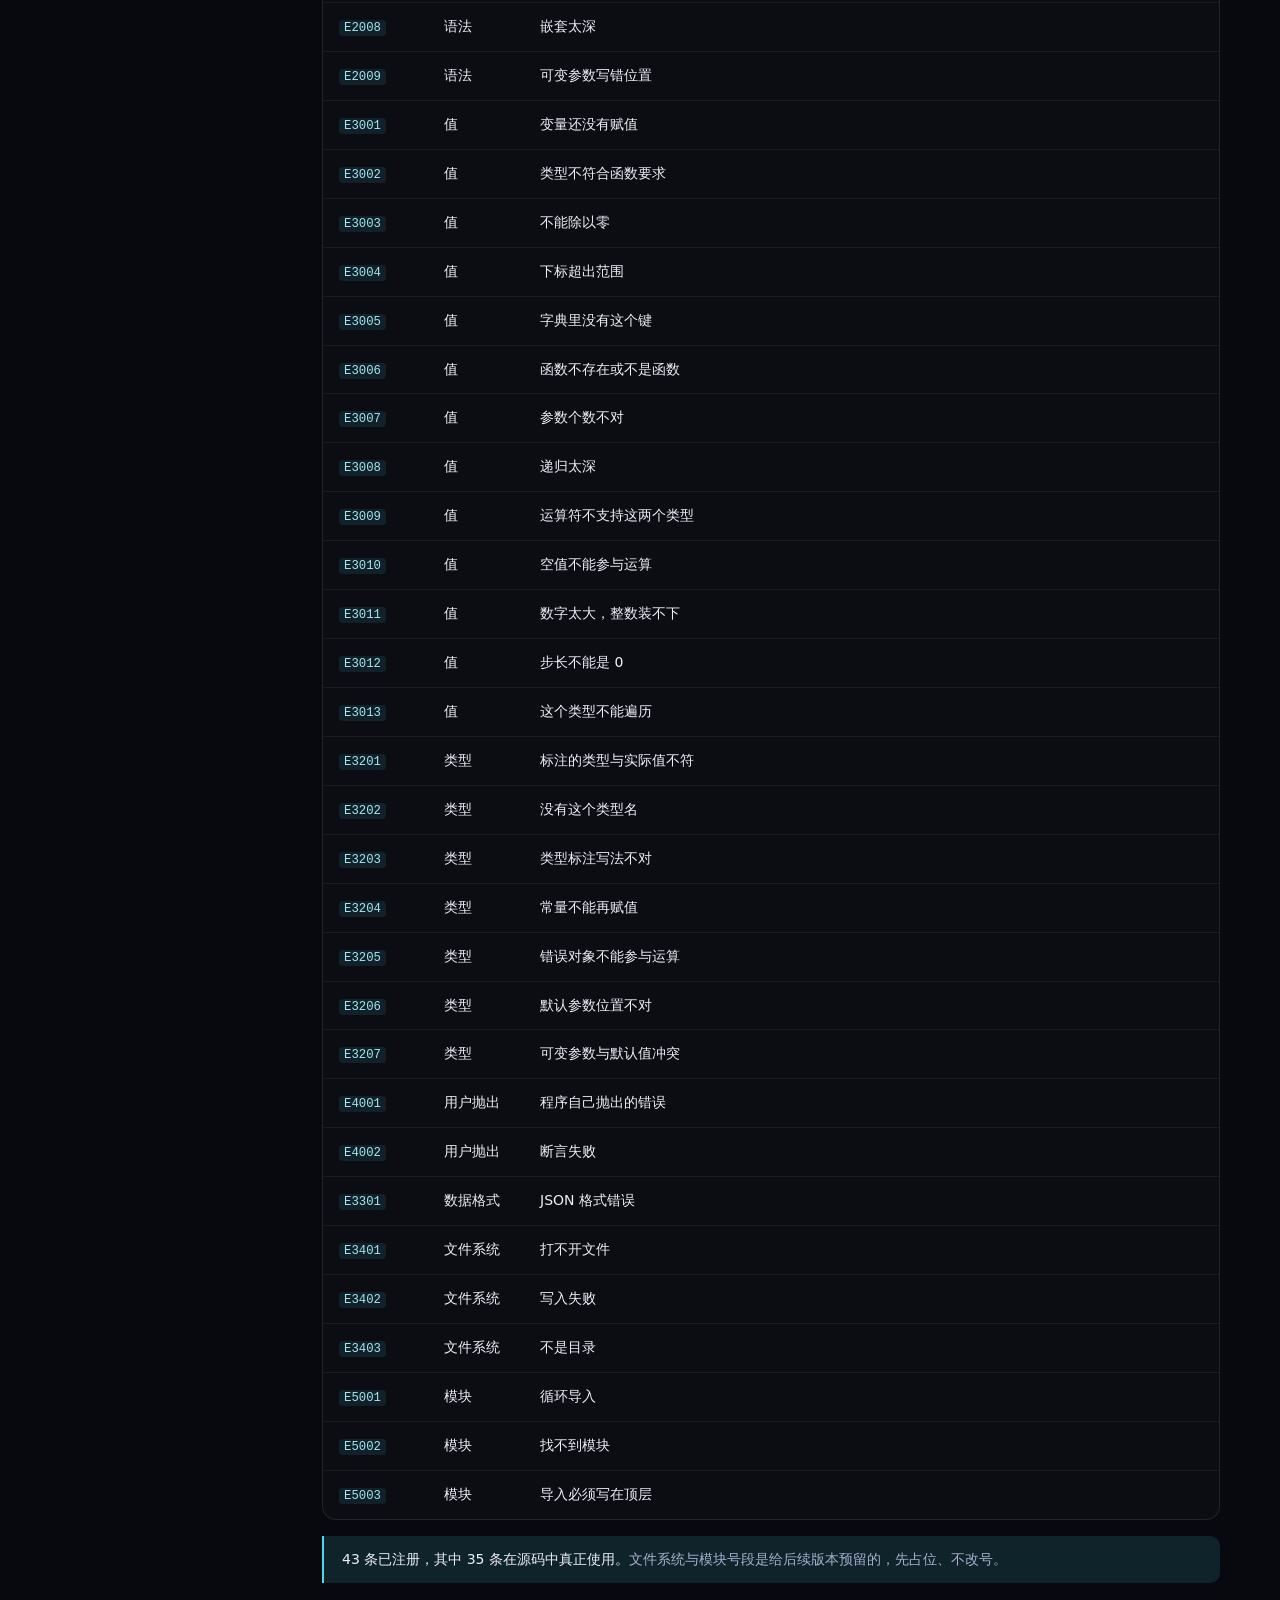
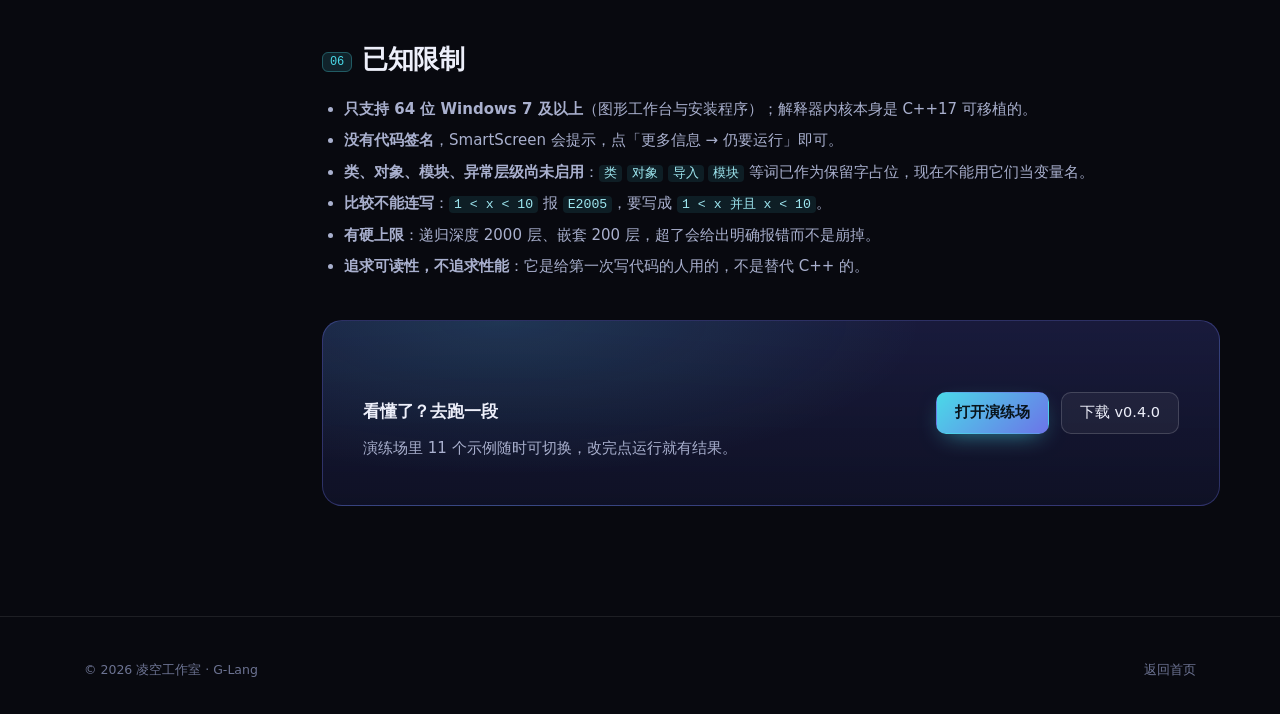
<file: docs.html>
<!DOCTYPE html>
<html lang="zh-CN">
<head>
<meta charset="UTF-8">
<meta name="viewport" content="width=device-width, initial-scale=1">
<title>文档 · G-Lang</title>
<meta name="description" content="G-Lang 语言文档：快速上手、语法速查、37 个关键字总表、63 个内置函数、43 条错误码手册。">
<link rel="icon" href="assets/logo.svg" type="image/svg+xml">
<link rel="stylesheet" href="assets/style.css">
</head>
<body>

<header class="topbar">
  <div class="wrap topbar-inner">
    <a class="brand" href="index.html">
      <svg width="30" height="30" viewBox="0 0 64 64" aria-hidden="true">
        <defs><linearGradient id="lg" x1="0" y1="0" x2="1" y2="1">
          <stop offset="0" stop-color="#464CB0"/><stop offset="1" stop-color="#282C65"/>
        </linearGradient></defs>
        <rect width="64" height="64" rx="14" fill="url(#lg)"/>
        <text x="32" y="42" text-anchor="middle" font-family="Helvetica, Arial, sans-serif" font-weight="700" font-size="40" fill="#fff">G</text>
        <rect x="19" y="44" width="15" height="3" rx="1.5" fill="#4AD9E8"/>
        <rect x="19" y="50" width="10" height="3" rx="1.5" fill="#4AD9E8"/>
        <rect x="19" y="56" width="6" height="3" rx="1.5" fill="#4AD9E8"/>
      </svg>
      <span class="brand-name">G-Lang</span>
      <span class="brand-tag">v0.4.0</span>
    </a>
    <nav class="nav">
      <a href="index.html">首页</a>
      <a href="docs.html" class="active">文档</a>
      <a href="download.html">下载</a>
      <a href="playground.html">演练场</a>
    </nav>
    <div class="topbar-right">
      <a class="btn btn-ghost btn-sm" href="https://github.com/xxy150310git/G-Lang" target="_blank" rel="noopener">GitHub</a>
      <a class="btn btn-primary btn-sm" href="download.html">下载 v0.4.0</a>
    </div>
  </div>
</header>

<div class="wrap docs-layout">
  <aside class="toc">
    <p class="toc-t">本页目录</p>
    <ul>
      <li><a href="#start">快速上手</a></li>
      <li><a href="#syntax">语法速查</a></li>
      <li><a href="#keywords">关键字总表</a></li>
      <li><a href="#builtins">内置函数</a></li>
      <li><a href="#errors">错误码手册</a></li>
      <li><a href="#limits">已知限制</a></li>
    </ul>
    <p class="toc-t">源码包内文档</p>
    <ul>
      <li><a href="#keywords">01-关键字总表 v0.3</a></li>
      <li><a href="#syntax">02-语言规范 v0.3</a></li>
      <li><a href="#errors">04-错误码手册</a></li>
    </ul>
  </aside>

  <article class="doc-body">

    <h2 id="start"><span class="num">01</span>快速上手</h2>
    <p>源文件用 <b>UTF-8</b> 保存，后缀 <code>.gl</code>。三种运行方式任选一种，跑的是同一份解释器内核。</p>

    <h3>第一个程序</h3>
<pre class="code"><span class="tok-c"># 注释用井号；也可以用「注」开头</span>
<span class="tok-k">设</span> 名字 <span class="tok-k">为</span> <span class="tok-s">"世界"</span>
<span class="tok-k">输出</span> <span class="tok-s">"你好，"</span>, 名字

<span class="tok-k">重复</span> 序号 <span class="tok-k">从</span> <span class="tok-n">1</span> <span class="tok-k">到</span> <span class="tok-n">3</span>
    <span class="tok-k">输出</span> <span class="tok-s">"第 "</span>, 序号, <span class="tok-s">" 次"</span>
<span class="tok-k">结束</span></pre>

    <h3>三种运行方式</h3>
    <div class="table-wrap" style="margin:14px 0 18px">
      <table>
        <thead><tr><th style="width:34%">方式</th><th>怎么做</th></tr></thead>
        <tbody>
          <tr><td><b>图形工作台</b><br><code>glang-workbench.exe</code></td><td>左边写代码 → <kbd>F11</kbd> 运行，右上输出、右下填输入。装好即用。</td></tr>
          <tr><td><b>命令行</b><br><code>glang 程序.gl</code></td><td>在 cmd / PowerShell 里直接跑，适合管道与批处理。</td></tr>
          <tr><td><b>网页演练场</b><br><code>playground.html</code></td><td>不装任何东西，浏览器里写、浏览器里跑（本站实现，覆盖常用语法）。</td></tr>
        </tbody>
      </table>
    </div>

    <h3>命令行参数</h3>
    <div class="table-wrap">
      <table>
        <thead><tr><th>命令</th><th>作用</th></tr></thead>
        <tbody>
          <tr><td><code>glang 程序.gl</code></td><td>运行程序</td></tr>
          <tr><td><code>glang --检查 程序.gl</code></td><td>只检查语法，不执行</td></tr>
          <tr><td><code>glang --提示 程序.gl</code></td><td>显示全角符号纠正、GBK 转码等提醒</td></tr>
          <tr><td><code>glang --版本</code> / <code>glang --帮助</code></td><td>版本与用法</td></tr>
        </tbody>
      </table>
    </div>

    <h3>工作台快捷键</h3>
    <div class="table-wrap">
      <table>
        <thead><tr><th style="width:32%">按键</th><th>作用</th></tr></thead>
        <tbody>
          <tr><td><kbd>F11</kbd> 或 <kbd>Ctrl</kbd>+<kbd>Enter</kbd></td><td>运行程序</td></tr>
          <tr><td><kbd>F9</kbd></td><td>只检查语法，不执行</td></tr>
          <tr><td><kbd>Esc</kbd></td><td>停止正在运行的程序</td></tr>
          <tr><td><kbd>Ctrl</kbd>+<kbd>O</kbd> / <kbd>Ctrl</kbd>+<kbd>S</kbd></td><td>打开 / 保存 <code>.gl</code> 文件</td></tr>
          <tr><td><kbd>Ctrl</kbd>+<kbd>Shift</kbd>+<kbd>S</kbd></td><td>另存为</td></tr>
          <tr><td><kbd>Tab</kbd></td><td>缩进四个空格，不会跳走焦点</td></tr>
        </tbody>
      </table>
    </div>

    <div class="note"><b>输入怎么办？</b>程序里每个「输入」按顺序读「输入框」里的一行，留空就是 <code>空</code>。需要键盘输入的示例（两数求和、判断闰年、猜数字），先在输入区填好再按 F11。</div>

    <h2 id="syntax"><span class="num">02</span>语法速查</h2>

    <h3>变量：四种前缀决定它落在哪一层</h3>
    <div class="table-wrap">
      <table>
        <thead><tr><th style="width:26%">写法</th><th style="width:26%">落点</th><th>典型用途</th></tr></thead>
        <tbody>
          <tr><td><code>设 x 为 1</code></td><td>当前<b>函数</b>（顶层即全局）</td><td>日常赋值，最常用</td></tr>
          <tr><td><code>局部 x 为 1</code></td><td>当前<b>块</b>（如果 / 重复 / 当 / 遍历 体内）</td><td>临时变量，不污染函数其余部分</td></tr>
          <tr><td><code>全局 x 为 1</code></td><td>全局</td><td>函数里维护计数器、配置</td></tr>
          <tr><td><code>非局部 x 为 1</code></td><td>外层函数的同名变量</td><td>闭包里累加状态</td></tr>
          <tr><td><code>常量 π 为 3.1416</code></td><td>全局，不许再赋值</td><td>再赋值报 <code>E3204</code></td></tr>
        </tbody>
      </table>
    </div>

    <h3>输出与输入</h3>
<pre class="code"><span class="tok-k">输出</span> <span class="tok-s">"你好，世界"</span>              <span class="tok-c"># 打印并换行</span>
<span class="tok-k">输出</span> <span class="tok-s">"和是："</span>, <span class="tok-n">1</span> + <span class="tok-n">2</span>            <span class="tok-c"># 多值用逗号分隔，不加分隔符</span>
<span class="tok-k">写出</span> <span class="tok-s">"下载中"</span>                  <span class="tok-c"># 打印但不换行</span>
<span class="tok-f">换行</span>()                          <span class="tok-c"># 补一个空行</span>
<span class="tok-k">输入</span> 名字                        <span class="tok-c"># 读一行，自动判型为整数/小数/文本</span></pre>

    <h3>分支与循环</h3>
<pre class="code"><span class="tok-k">如果</span> 分数 大于等于 <span class="tok-n">90</span>
    <span class="tok-k">输出</span> <span class="tok-s">"优秀"</span>
<span class="tok-k">否则如果</span> 分数 大于等于 <span class="tok-n">60</span>
    <span class="tok-k">输出</span> <span class="tok-s">"及格"</span>
<span class="tok-k">否则</span>
    <span class="tok-k">输出</span> <span class="tok-s">"不及格"</span>
<span class="tok-k">结束</span>

<span class="tok-k">重复</span> i <span class="tok-k">从</span> <span class="tok-n">1</span> <span class="tok-k">到</span> <span class="tok-n">10</span>            <span class="tok-c"># 包含终点，走 10 次</span>
    <span class="tok-k">输出</span> i
<span class="tok-k">结束</span>

<span class="tok-k">重复</span> i <span class="tok-k">从</span> <span class="tok-n">10</span> <span class="tok-k">到</span> <span class="tok-n">1</span> <span class="tok-k">步长</span> -<span class="tok-n">1</span>        <span class="tok-c"># 步长可为负；为 0 报 E3012</span>
    <span class="tok-k">输出</span> i
<span class="tok-k">结束</span>

<span class="tok-k">当</span> 生命值 大于 <span class="tok-n">0</span>
    <span class="tok-k">设</span> 生命值 <span class="tok-k">为</span> 生命值 - <span class="tok-n">1</span>
<span class="tok-k">结束</span>

<span class="tok-k">遍历</span> 水果, 序号 <span class="tok-k">在</span> 水果表 <span class="tok-k">中</span>     <span class="tok-c"># 双变量：元素 + 下标</span>
    <span class="tok-k">输出</span> 序号, <span class="tok-s">"："</span>, 水果
<span class="tok-k">结束</span></pre>

    <div class="note"><b>遍历的第二个变量拿到什么？</b>列表给下标（从 0 起）、文本给位置、字典给值。单变量遍历字典时直接得到<b>键</b>。</div>

    <h3>函数</h3>
<pre class="code"><span class="tok-k">函数</span> 问候 <span class="tok-k">接受</span> 名字, 称呼 <span class="tok-k">默认</span> <span class="tok-s">"同学"</span>
    <span class="tok-k">返回</span> 称呼 + <span class="tok-s">"，"</span> + 名字
<span class="tok-k">结束</span>

<span class="tok-k">函数</span> 求和 <span class="tok-k">接受</span> 数字...            <span class="tok-c"># 可变参数，进函数就是列表</span>
    <span class="tok-k">返回</span> <span class="tok-f">求和</span>(数字)
<span class="tok-k">结束</span>

<span class="tok-k">设</span> 平方 <span class="tok-k">为</span> <span class="tok-k">函数</span>(x) <span class="tok-k">返回</span> x * x <span class="tok-k">结束</span>   <span class="tok-c"># 匿名函数</span>
<span class="tok-k">输出</span> <span class="tok-f">映射</span>([<span class="tok-n">1</span>, <span class="tok-n">2</span>, <span class="tok-n">3</span>], 平方)          <span class="tok-c"># [1, 4, 9]</span></pre>

    <h3>容器与切片</h3>
<pre class="code"><span class="tok-k">设</span> 数据 <span class="tok-k">为</span> [<span class="tok-n">1</span>, <span class="tok-n">2</span>, <span class="tok-n">3</span>, <span class="tok-n">4</span>, <span class="tok-n">5</span>]
<span class="tok-k">输出</span> 数据[-<span class="tok-n">2</span>:]                  <span class="tok-c"># [4, 5]，左闭右开、负索引、越界夹取</span>
<span class="tok-k">输出</span> <span class="tok-f">取</span>({<span class="tok-s">"甲"</span>: <span class="tok-n">1</span>}, <span class="tok-s">"乙"</span>, <span class="tok-s">"没有"</span>)  <span class="tok-c"># 没有</span>
<span class="tok-k">输出</span> <span class="tok-f">归约</span>(数据, <span class="tok-k">函数</span>(累计, 项) <span class="tok-k">返回</span> 累计 + 项 <span class="tok-k">结束</span>, <span class="tok-n">0</span>)  <span class="tok-c"># 15</span></pre>

    <h3>错误处理</h3>
<pre class="code"><span class="tok-k">尝试</span>
    <span class="tok-k">设</span> 数 <span class="tok-k">为</span> <span class="tok-f">转整数</span>(<span class="tok-s">"abc"</span>)
<span class="tok-k">捕获</span> 问题
    <span class="tok-k">输出</span> <span class="tok-f">错误信息</span>(问题), <span class="tok-s">" ["</span>, <span class="tok-f">错误代码</span>(问题), <span class="tok-s">"] 第 "</span>, <span class="tok-f">错误行号</span>(问题), <span class="tok-s">" 行"</span>
<span class="tok-k">结束</span>
<span class="tok-k">抛出</span> <span class="tok-s">"分数不能是负数"</span>            <span class="tok-c"># 生成 E4001</span></pre>
    <div class="note"><b>它不是 try 的翻译：</b>只有语言错误会被捕获，<code>返回</code> / <code>跳出</code> / <code>继续</code> / <code>停止</code> 不受影响；错误对象只读，参与运算报 <code>E3205</code>。</div>

    <h2 id="keywords"><span class="num">03</span>关键字总表 · 37 个</h2>
    <p>一个概念只给一个词。核心关键字控制在 40 个以内，其余能力全部走内置函数——多一个词就多背一个。</p>

    <div class="kw-grid" id="kwGrid">
      <div class="kw-box">
        <h5><span>6</span>变量与赋值</h5>
        <div class="kws">
          <span class="kw" title="定义变量并赋值；已存在则重新赋值，落点是函数级">设</span>
          <span class="kw" title="设 的固定搭配，不可单独使用">为</span>
          <span class="kw" title="声明块级变量，出块即失效">局部</span>
          <span class="kw" title="在函数里读写全局变量，也能新建">全局</span>
          <span class="kw" title="修改外层函数（闭包）里的同名变量">非局部</span>
          <span class="kw" title="定义不可再赋值的名字">常量</span>
        </div>
      </div>
      <div class="kw-box">
        <h5><span>3</span>输入输出</h5>
        <div class="kws">
          <span class="kw" title="打印并换行；多个值用逗号分隔">输出</span>
          <span class="kw" title="打印但不换行">写出</span>
          <span class="kw" title="读一行输入，自动判型">输入</span>
        </div>
      </div>
      <div class="kw-box">
        <h5><span>4</span>分支</h5>
        <div class="kws">
          <span class="kw" title="条件成立则执行块">如果</span>
          <span class="kw" title="前一个条件不成立时再判断">否则如果</span>
          <span class="kw" title="所有条件都不成立时执行">否则</span>
          <span class="kw" title="关闭块：如果/当/重复/遍历/函数/尝试">结束</span>
        </div>
      </div>
      <div class="kw-box">
        <h5><span>10</span>循环</h5>
        <div class="kws">
          <span class="kw" title="计数循环入口">重复</span>
          <span class="kw" title="循环起点">从</span>
          <span class="kw" title="循环终点，包含终点">到</span>
          <span class="kw" title="可选，默认 1，可为负">步长</span>
          <span class="kw" title="条件循环入口，每轮先判断">当</span>
          <span class="kw" title="遍历列表/文本/字典">遍历</span>
          <span class="kw" title="遍历的固定搭配">在</span>
          <span class="kw" title="遍历的收尾，必需">中</span>
          <span class="kw" title="立即结束当前循环（break）">跳出</span>
          <span class="kw" title="跳过本轮剩余（continue）">继续</span>
        </div>
      </div>
      <div class="kw-box">
        <h5><span>6</span>函数</h5>
        <div class="kws">
          <span class="kw" title="定义函数入口">函数</span>
          <span class="kw" title="声明参数列表">接受</span>
          <span class="kw" title="返回值并结束函数">返回</span>
          <span class="kw" title="空值字面量">空</span>
          <span class="kw" title="给参数一个可以省略的初值">默认</span>
          <span class="kw" title="指当前函数自己，匿名函数靠它递归">自身</span>
        </div>
      </div>
      <div class="kw-box">
        <h5><span>8</span>逻辑 / 布尔 / 错误</h5>
        <div class="kws">
          <span class="kw" title="逻辑与，等价 and / &&">并且</span>
          <span class="kw" title="逻辑或，等价 or / ||">或者</span>
          <span class="kw" title="逻辑非，一元前缀">不</span>
          <span class="kw" title="布尔真">真</span>
          <span class="kw" title="布尔假">假</span>
          <span class="kw" title="开一个会接住错误的块">尝试</span>
          <span class="kw" title="接住错误对象并绑到块级变量">捕获</span>
          <span class="kw" title="主动报错，或原样重抛">抛出</span>
        </div>
      </div>
    </div>

    <h3>关键字逐条说明</h3>
    <div class="table-wrap">
      <table>
        <thead><tr><th style="width:16%">关键字</th><th style="width:40%">作用</th><th>示例</th></tr></thead>
        <tbody>
          <tr><td><span class="kw">设</span></td><td>定义变量并赋值；已存在则重新赋值（函数级）</td><td><code>设 年龄 为 18</code></td></tr>
          <tr><td><span class="kw">为</span></td><td><code>设</code> 的固定搭配，不可单独使用</td><td><code>设 名字 为 "小白"</code></td></tr>
          <tr><td><span class="kw">局部</span></td><td>块级变量，出块即失效</td><td><code>局部 临时 为 1</code></td></tr>
          <tr><td><span class="kw">全局</span></td><td>强制写到全局，函数里也能新建</td><td><code>全局 计数 为 计数 + 1</code></td></tr>
          <tr><td><span class="kw">非局部</span></td><td>改外层函数（闭包）里的同名变量</td><td><code>非局部 数 为 数 + 1</code></td></tr>
          <tr><td><span class="kw">常量</span></td><td>不可再赋值的名字</td><td><code>常量 圆周率 为 3.1416</code></td></tr>
          <tr><td><span class="kw">输出</span></td><td>打印值并换行，多值用 <code>,</code> 分隔</td><td><code>输出 "和=", 1+2</code></td></tr>
          <tr><td><span class="kw">写出</span></td><td>打印但不换行</td><td><code>写出 "加载中"</code></td></tr>
          <tr><td><span class="kw">输入</span></td><td>读一行，自动判为整数 / 小数 / 文本</td><td><code>输入 名字</code></td></tr>
          <tr><td><span class="kw">如果</span></td><td>条件成立则执行块</td><td><code>如果 分数 大于等于 60</code></td></tr>
          <tr><td><span class="kw">否则如果</span></td><td>前一个条件不成立时再判断</td><td><code>否则如果 分数 大于 40</code></td></tr>
          <tr><td><span class="kw">否则</span></td><td>所有条件都不成立时执行</td><td><code>否则</code></td></tr>
          <tr><td><span class="kw">结束</span></td><td>关闭块</td><td><code>结束</code></td></tr>
          <tr><td><span class="kw">重复</span></td><td>计数循环入口</td><td><code>重复 i 从 1 到 10</code></td></tr>
          <tr><td><span class="kw">从</span></td><td>循环起点</td><td><code>从 1</code></td></tr>
          <tr><td><span class="kw">到</span></td><td>循环终点，<b>包含</b>终点</td><td><code>到 10</code></td></tr>
          <tr><td><span class="kw">步长</span></td><td>每次增量，默认 1，可为负</td><td><code>重复 i 从 10 到 1 步长 -1</code></td></tr>
          <tr><td><span class="kw">当</span></td><td>条件循环入口，每轮先判断</td><td><code>当 生命值 大于 0</code></td></tr>
          <tr><td><span class="kw">遍历</span></td><td>遍历列表 / 文本 / 字典</td><td><code>遍历 项 在 列表 中</code></td></tr>
          <tr><td><span class="kw">在</span></td><td><code>遍历</code> 的固定搭配</td><td><code>在 列表 中</code></td></tr>
          <tr><td><span class="kw">中</span></td><td><code>遍历</code> 的收尾，必需</td><td><code>在 列表 中</code></td></tr>
          <tr><td><span class="kw">跳出</span></td><td>立即结束当前循环</td><td><code>跳出</code></td></tr>
          <tr><td><span class="kw">继续</span></td><td>跳过本轮剩余部分</td><td><code>继续</code></td></tr>
          <tr><td><span class="kw">函数</span></td><td>定义函数入口；也可写匿名函数</td><td><code>函数 求和 接受 a, b</code></td></tr>
          <tr><td><span class="kw">接受</span></td><td>声明参数列表</td><td><code>接受 a, b</code></td></tr>
          <tr><td><span class="kw">返回</span></td><td>返回值并结束函数</td><td><code>返回 a + b</code></td></tr>
          <tr><td><span class="kw">空</span></td><td>空值字面量</td><td><code>设 结果 为 空</code></td></tr>
          <tr><td><span class="kw">默认</span></td><td>参数默认值，调用时求值</td><td><code>接受 名字, 称呼 默认 "同学"</code></td></tr>
          <tr><td><span class="kw">自身</span></td><td>指当前函数自己，匿名函数递归用</td><td><code>返回 n * 自身(n - 1)</code></td></tr>
          <tr><td><span class="kw">并且</span></td><td>逻辑与，短路</td><td><code>甲 并且 乙</code></td></tr>
          <tr><td><span class="kw">或者</span></td><td>逻辑或，短路</td><td><code>甲 或者 乙</code></td></tr>
          <tr><td><span class="kw">不</span></td><td>逻辑非，一元前缀</td><td><code>不 已经猜中</code></td></tr>
          <tr><td><span class="kw">真</span> / <span class="kw">假</span></td><td>布尔字面量</td><td><code>设 通过 为 真</code></td></tr>
          <tr><td><span class="kw">尝试</span></td><td>开一个会接住错误的块</td><td><code>尝试</code> 换行 <code>……</code></td></tr>
          <tr><td><span class="kw">捕获</span></td><td>接住错误对象并绑到块级变量</td><td><code>捕获 问题</code></td></tr>
          <tr><td><span class="kw">抛出</span></td><td>主动报错（<code>E4001</code>）或原样重抛</td><td><code>抛出 "余额不足"</code></td></tr>
        </tbody>
      </table>
    </div>

    <div class="warn"><b>比较运算符不占关键字额度：</b><code>等于</code> <code>不等于</code> <code>大于</code> <code>小于</code> <code>大于等于</code> <code>小于等于</code> 与符号 <code>== != &gt; &lt; &gt;= &lt;=</code> 完全等价。比较不能连写，<code>1 &lt; x &lt; 10</code> 报 <code>E2005</code>。</div>

    <h2 id="builtins"><span class="num">04</span>内置函数 · 63 个</h2>
    <p>命名规则是<b>动词在前、对象在后</b>：<code>转整数</code> 而不是 <code>整数转</code>，与中文习惯一致。内置函数是「值」，可以当参数传给别人。</p>

    <div class="table-wrap">
      <table>
        <thead><tr><th style="width:20%">分类</th><th style="width:8%">数量</th><th>函数</th></tr></thead>
        <tbody>
          <tr><td><b>数学</b></td><td>9</td><td><code>绝对值</code> <code>向下取整</code> <code>向上取整</code> <code>四舍五入</code> <code>开方</code> <code>幂</code> <code>最大值</code> <code>最小值</code> <code>随机数</code></td></tr>
          <tr><td><b>文本</b></td><td>9</td><td><code>长度</code> <code>截取</code> <code>查找</code> <code>替换</code> <code>分割</code> <code>合并</code> <code>去空白</code> <code>大写</code> <code>小写</code></td></tr>
          <tr><td><b>转换</b></td><td>4</td><td><code>转整数</code> <code>转小数</code> <code>转文本</code> <code>转布尔</code></td></tr>
          <tr><td><b>列表与集合</b></td><td>8</td><td><code>追加</code> <code>插入</code> <code>删除</code> <code>排序</code> <code>反转</code> <code>求和</code> <code>包含</code> <code>清空</code></td></tr>
          <tr><td><b>输出与拼接</b></td><td>2</td><td><code>换行</code> <code>连接</code></td></tr>
          <tr><td><b>其他</b></td><td>2</td><td><code>当前时间</code> <code>延时</code></td></tr>
          <tr><td><b>类型</b></td><td>9</td><td><code>类型</code> <code>是整数</code> <code>是小数</code> <code>是文本</code> <code>是布尔</code> <code>是列表</code> <code>是字典</code> <code>是函数</code> <code>是空</code></td></tr>
          <tr><td><b>容器</b></td><td>7</td><td><code>取</code> <code>切片</code> <code>键列表</code> <code>值列表</code> <code>合并字典</code> <code>去重</code> <code>展平</code></td></tr>
          <tr><td><b>高阶</b></td><td>8</td><td><code>映射</code> <code>过滤</code> <code>归约</code> <code>任一</code> <code>全部</code> <code>计数满足</code> <code>查找首个</code> <code>按函数排序</code></td></tr>
          <tr><td><b>错误对象</b></td><td>5</td><td><code>错误信息</code> <code>错误代码</code> <code>错误提示</code> <code>错误行号</code> <code>错误调用栈</code></td></tr>
        </tbody>
      </table>
    </div>

    <div class="note"><b>两个容易混的：</b><code>合并</code> 拼的是<b>列表里的元素</b>，<code>连接</code> 拼的是<b>任意几个值</b>。想明确表达字符串拼接时用 <code>连接(a, b)</code>，别依赖 <code>+</code>。</div>

    <h2 id="errors"><span class="num">05</span>错误码手册 · 43 条</h2>
    <p>号段只增不改：老号段一旦发布就是契约，新功能只能用新号段。</p>

    <div class="filters">
      <input class="searchbox" id="errSearch" type="search" placeholder="搜索错误码或含义，例如 3001 / 变量 / 结束">
      <button class="chip on" data-g="all">全部 43</button>
      <button class="chip" data-g="lex">词法 5</button>
      <button class="chip" data-g="syn">语法 9</button>
      <button class="chip" data-g="val">值 13</button>
      <button class="chip" data-g="type">类型 7</button>
      <button class="chip" data-g="user">用户抛出 2</button>
      <button class="chip" data-g="other">其他 7</button>
    </div>

    <div class="table-wrap">
      <table id="errTable">
        <thead><tr><th style="width:105px">错误码</th><th style="width:96px">分类</th><th>含义</th></tr></thead>
        <tbody>
          <tr data-g="lex"><td><code>E1001</code></td><td>词法</td><td>无法识别的字符</td></tr>
          <tr data-g="lex"><td><code>E1002</code></td><td>词法</td><td>文本没有闭合引号</td></tr>
          <tr data-g="lex"><td><code>E1003</code></td><td>词法</td><td>数字格式不对</td></tr>
          <tr data-g="lex"><td><code>E1004</code></td><td>词法</td><td>名字太长</td></tr>
          <tr data-g="lex"><td><code>E1005</code></td><td>词法</td><td>可变参数的三个点写少了</td></tr>
          <tr data-g="syn"><td><code>E2001</code></td><td>语法</td><td>语句或表达式写不完整</td></tr>
          <tr data-g="syn"><td><code>E2002</code></td><td>语法</td><td>关键字用错了地方</td></tr>
          <tr data-g="syn"><td><code>E2003</code></td><td>语法</td><td>缺少「结束」</td></tr>
          <tr data-g="syn"><td><code>E2004</code></td><td>语法</td><td>跳出／继续不在循环里</td></tr>
          <tr data-g="syn"><td><code>E2005</code></td><td>语法</td><td>语法结构冲突（重复参数名、连续比较等）</td></tr>
          <tr data-g="syn"><td><code>E2006</code></td><td>语法</td><td>用了关键字或保留字当名字</td></tr>
          <tr data-g="syn"><td><code>E2007</code></td><td>语法</td><td>括号没有配对</td></tr>
          <tr data-g="syn"><td><code>E2008</code></td><td>语法</td><td>嵌套太深</td></tr>
          <tr data-g="syn"><td><code>E2009</code></td><td>语法</td><td>可变参数写错位置</td></tr>
          <tr data-g="val"><td><code>E3001</code></td><td>值</td><td>变量还没有赋值</td></tr>
          <tr data-g="val"><td><code>E3002</code></td><td>值</td><td>类型不符合函数要求</td></tr>
          <tr data-g="val"><td><code>E3003</code></td><td>值</td><td>不能除以零</td></tr>
          <tr data-g="val"><td><code>E3004</code></td><td>值</td><td>下标超出范围</td></tr>
          <tr data-g="val"><td><code>E3005</code></td><td>值</td><td>字典里没有这个键</td></tr>
          <tr data-g="val"><td><code>E3006</code></td><td>值</td><td>函数不存在或不是函数</td></tr>
          <tr data-g="val"><td><code>E3007</code></td><td>值</td><td>参数个数不对</td></tr>
          <tr data-g="val"><td><code>E3008</code></td><td>值</td><td>递归太深</td></tr>
          <tr data-g="val"><td><code>E3009</code></td><td>值</td><td>运算符不支持这两个类型</td></tr>
          <tr data-g="val"><td><code>E3010</code></td><td>值</td><td>空值不能参与运算</td></tr>
          <tr data-g="val"><td><code>E3011</code></td><td>值</td><td>数字太大，整数装不下</td></tr>
          <tr data-g="val"><td><code>E3012</code></td><td>值</td><td>步长不能是 0</td></tr>
          <tr data-g="val"><td><code>E3013</code></td><td>值</td><td>这个类型不能遍历</td></tr>
          <tr data-g="type"><td><code>E3201</code></td><td>类型</td><td>标注的类型与实际值不符</td></tr>
          <tr data-g="type"><td><code>E3202</code></td><td>类型</td><td>没有这个类型名</td></tr>
          <tr data-g="type"><td><code>E3203</code></td><td>类型</td><td>类型标注写法不对</td></tr>
          <tr data-g="type"><td><code>E3204</code></td><td>类型</td><td>常量不能再赋值</td></tr>
          <tr data-g="type"><td><code>E3205</code></td><td>类型</td><td>错误对象不能参与运算</td></tr>
          <tr data-g="type"><td><code>E3206</code></td><td>类型</td><td>默认参数位置不对</td></tr>
          <tr data-g="type"><td><code>E3207</code></td><td>类型</td><td>可变参数与默认值冲突</td></tr>
          <tr data-g="user"><td><code>E4001</code></td><td>用户抛出</td><td>程序自己抛出的错误</td></tr>
          <tr data-g="user"><td><code>E4002</code></td><td>用户抛出</td><td>断言失败</td></tr>
          <tr data-g="other"><td><code>E3301</code></td><td>数据格式</td><td>JSON 格式错误</td></tr>
          <tr data-g="other"><td><code>E3401</code></td><td>文件系统</td><td>打不开文件</td></tr>
          <tr data-g="other"><td><code>E3402</code></td><td>文件系统</td><td>写入失败</td></tr>
          <tr data-g="other"><td><code>E3403</code></td><td>文件系统</td><td>不是目录</td></tr>
          <tr data-g="other"><td><code>E5001</code></td><td>模块</td><td>循环导入</td></tr>
          <tr data-g="other"><td><code>E5002</code></td><td>模块</td><td>找不到模块</td></tr>
          <tr data-g="other"><td><code>E5003</code></td><td>模块</td><td>导入必须写在顶层</td></tr>
        </tbody>
      </table>
      <div class="empty" id="errEmpty" hidden>没有匹配的错误码，换个词试试？</div>
    </div>
    <div class="note"><b>43 条已注册，其中 35 条在源码中真正使用。</b>文件系统与模块号段是给后续版本预留的，先占位、不改号。</div>

    <h2 id="limits"><span class="num">06</span>已知限制</h2>
    <ul>
      <li><b>只支持 64 位 Windows 7 及以上</b>（图形工作台与安装程序）；解释器内核本身是 C++17 可移植的。</li>
      <li><b>没有代码签名</b>，SmartScreen 会提示，点「更多信息 → 仍要运行」即可。</li>
      <li><b>类、对象、模块、异常层级尚未启用</b>：<code>类</code> <code>对象</code> <code>导入</code> <code>模块</code> 等词已作为保留字占位，现在不能用它们当变量名。</li>
      <li><b>比较不能连写</b>：<code>1 &lt; x &lt; 10</code> 报 <code>E2005</code>，要写成 <code>1 &lt; x 并且 x &lt; 10</code>。</li>
      <li><b>有硬上限</b>：递归深度 2000 层、嵌套 200 层，超了会给出明确报错而不是崩掉。</li>
      <li><b>追求可读性，不追求性能</b>：它是给第一次写代码的人用的，不是替代 C++ 的。</li>
    </ul>

    <div class="cta-band" style="margin-top:40px">
      <div>
        <h3>看懂了？去跑一段</h3>
        <p>演练场里 11 个示例随时可切换，改完点运行就有结果。</p>
      </div>
      <div class="cta-row" style="margin:0">
        <a class="btn btn-primary" href="playground.html">打开演练场</a>
        <a class="btn btn-ghost" href="download.html">下载 v0.4.0</a>
      </div>
    </div>

  </article>
</div>

<footer class="footer">
  <div class="wrap">
    <div class="footer-bottom" style="border-top:none;padding-top:0">
      <span>© 2026 凌空工作室 · G-Lang</span>
      <span><a href="index.html">返回首页</a></span>
    </div>
  </div>
</footer>

<script src="assets/site.js"></script>
</body>
</html>
</file>
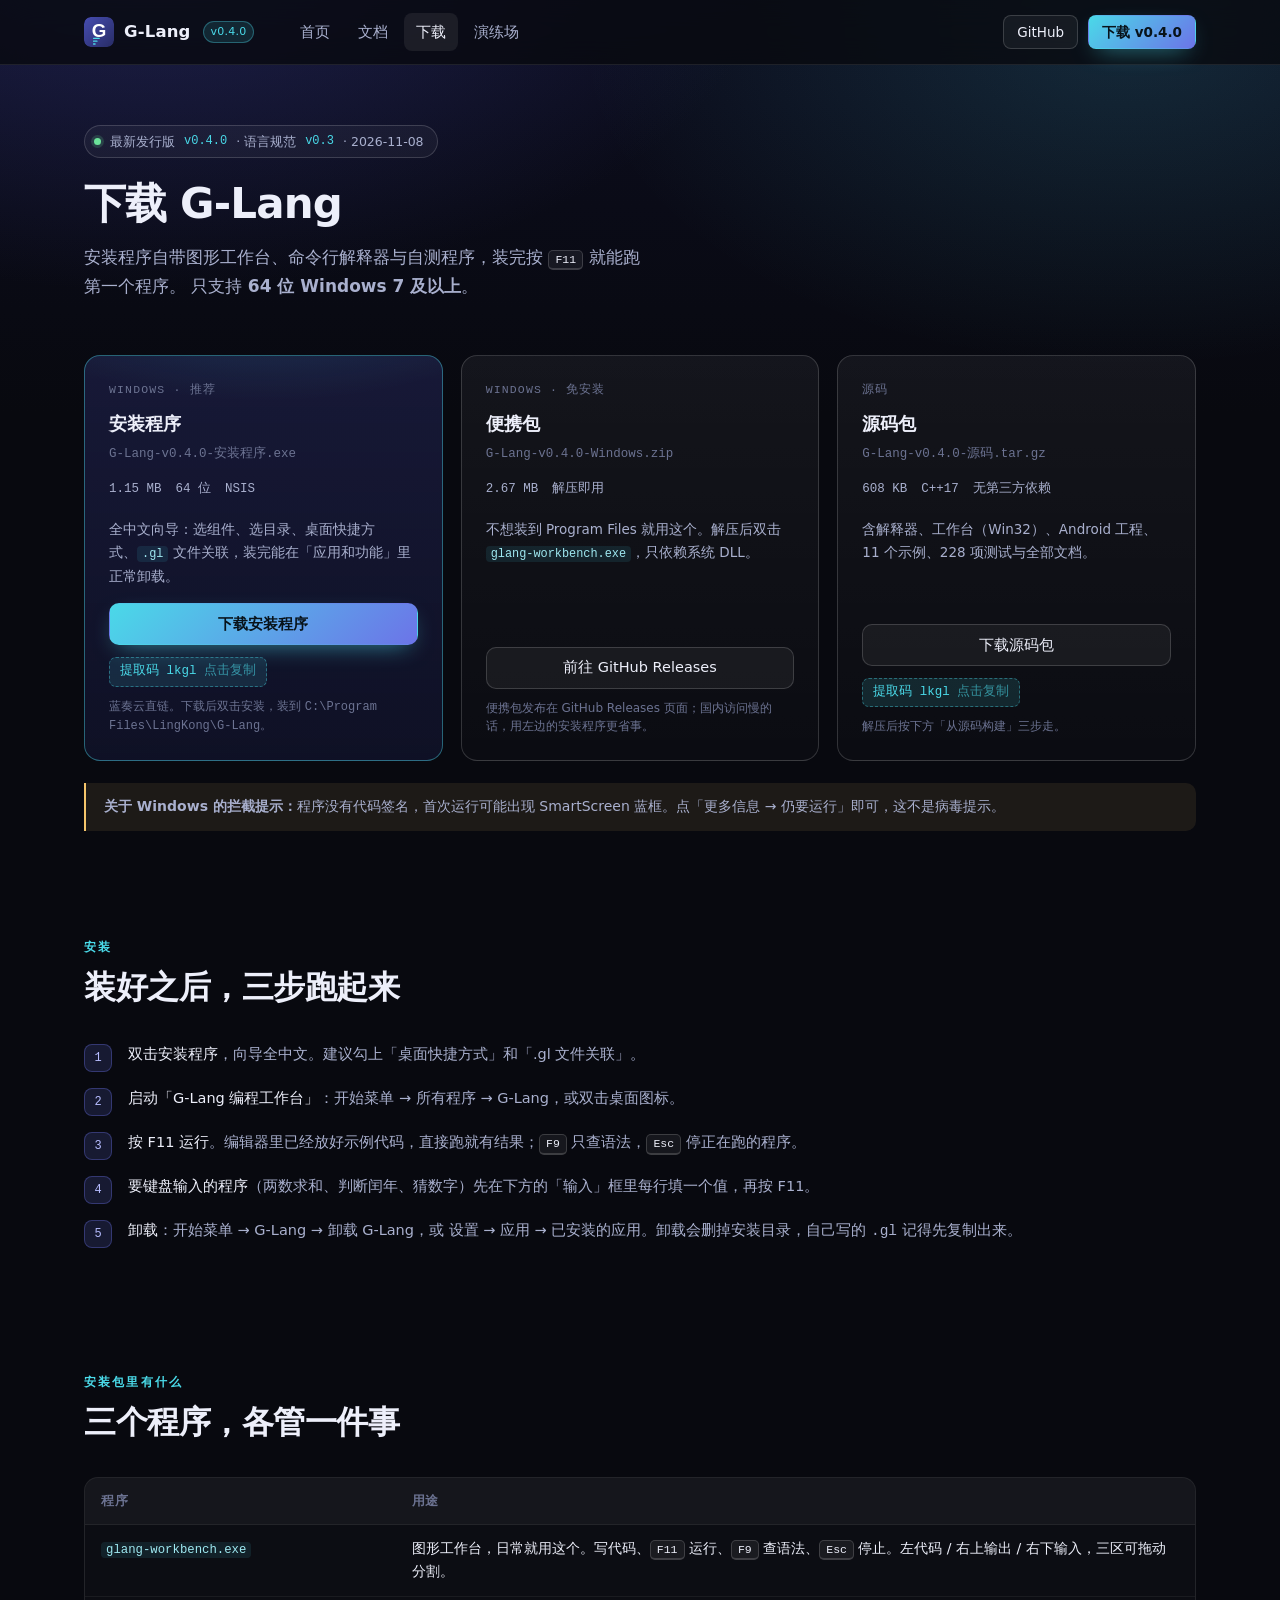
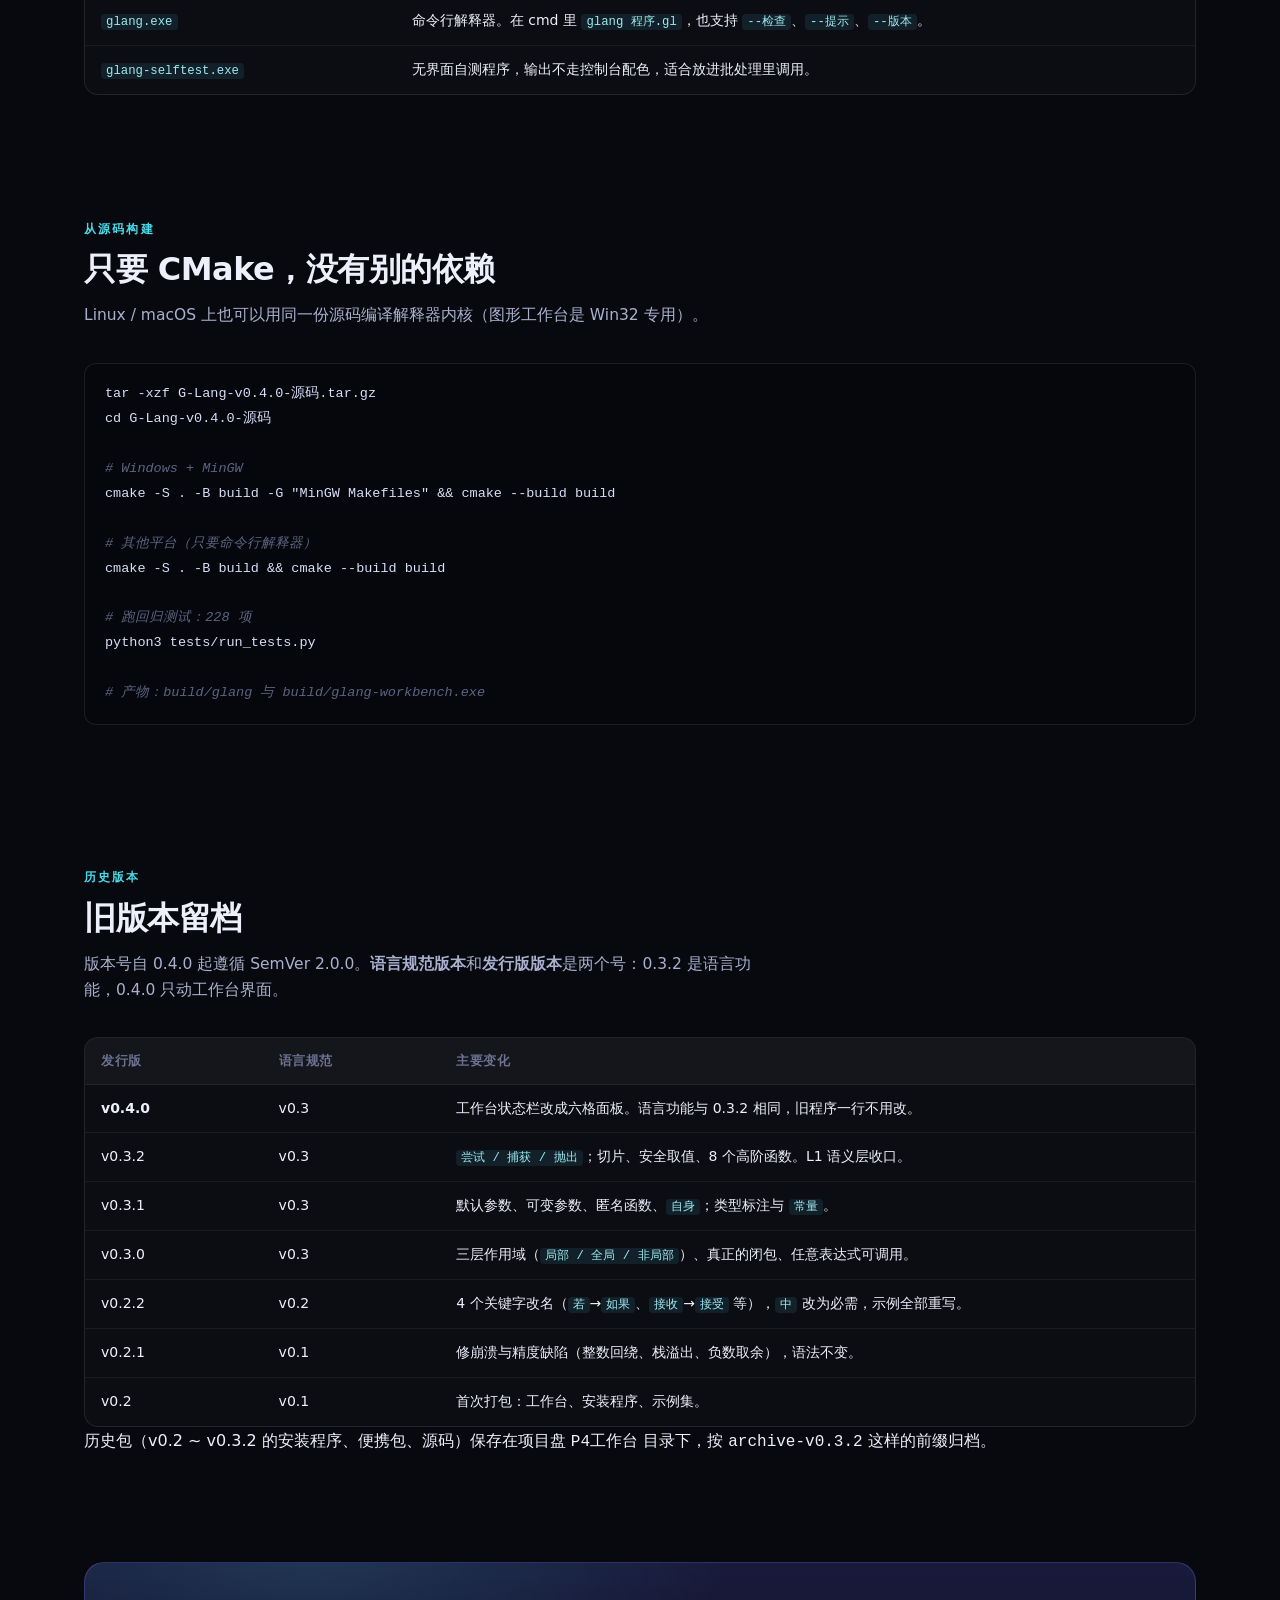
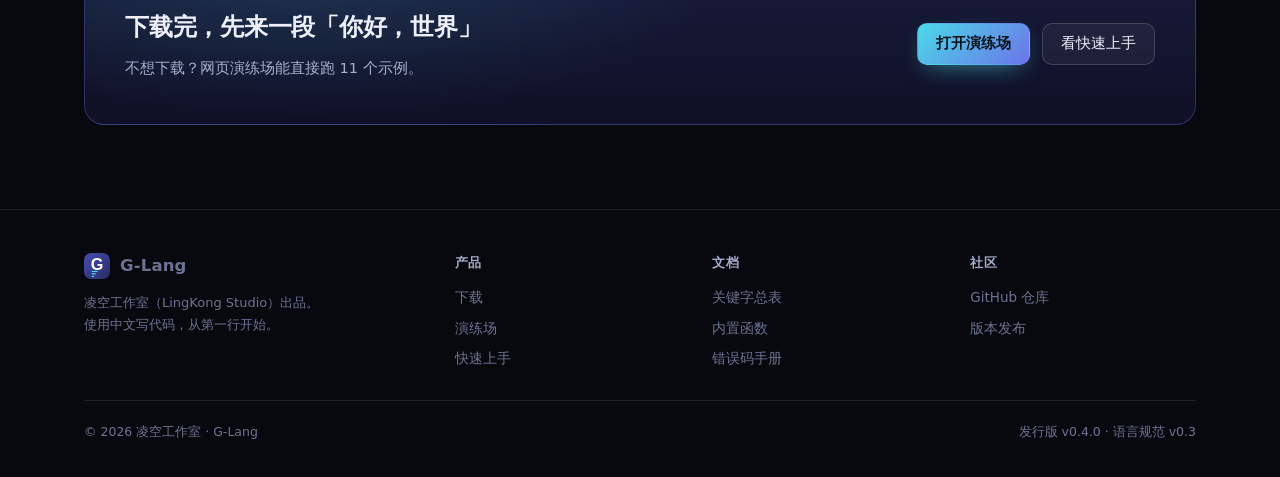
<file: download.html>
<!DOCTYPE html>
<html lang="zh-CN">
<head>
<meta charset="UTF-8">
<meta name="viewport" content="width=device-width, initial-scale=1">
<title>下载 · G-Lang v0.4.0</title>
<meta name="description" content="下载 G-Lang v0.4.0：Windows 安装程序、Windows 便携包、源码包。含历史版本与源码构建说明。">
<link rel="icon" href="assets/logo.svg" type="image/svg+xml">
<link rel="stylesheet" href="assets/style.css">
</head>
<body>

<header class="topbar">
  <div class="wrap topbar-inner">
    <a class="brand" href="index.html">
      <svg width="30" height="30" viewBox="0 0 64 64" aria-hidden="true">
        <defs><linearGradient id="lg" x1="0" y1="0" x2="1" y2="1">
          <stop offset="0" stop-color="#464CB0"/><stop offset="1" stop-color="#282C65"/>
        </linearGradient></defs>
        <rect width="64" height="64" rx="14" fill="url(#lg)"/>
        <text x="32" y="42" text-anchor="middle" font-family="Helvetica, Arial, sans-serif" font-weight="700" font-size="40" fill="#fff">G</text>
        <rect x="19" y="44" width="15" height="3" rx="1.5" fill="#4AD9E8"/>
        <rect x="19" y="50" width="10" height="3" rx="1.5" fill="#4AD9E8"/>
        <rect x="19" y="56" width="6" height="3" rx="1.5" fill="#4AD9E8"/>
      </svg>
      <span class="brand-name">G-Lang</span>
      <span class="brand-tag">v0.4.0</span>
    </a>
    <nav class="nav">
      <a href="index.html">首页</a>
      <a href="docs.html">文档</a>
      <a href="download.html" class="active">下载</a>
      <a href="playground.html">演练场</a>
    </nav>
    <div class="topbar-right">
      <a class="btn btn-ghost btn-sm" href="https://github.com/xxy150310git/G-Lang" target="_blank" rel="noopener">GitHub</a>
      <a class="btn btn-primary btn-sm" href="#latest">下载 v0.4.0</a>
    </div>
  </div>
</header>

<main>

<section class="dl-hero">
  <div class="wrap">
    <div class="eyebrow">
      <span class="dot"></span>
      最新发行版 <code>v0.4.0</code> · 语言规范 <code>v0.3</code> · 2026-11-08
    </div>
    <h1 class="display" style="font-size:clamp(30px,3.6vw,42px);margin-bottom:14px">下载 G-Lang</h1>
    <p class="lead" style="margin-bottom:0">
      安装程序自带图形工作台、命令行解释器与自测程序，装完按 <kbd>F11</kbd> 就能跑第一个程序。
      只支持 <b>64 位 Windows 7 及以上</b>。
    </p>
  </div>
</section>

<section class="section tight" id="latest">
  <div class="wrap">
    <div class="dl-grid">

      <div class="dl-card primary">
        <div class="os">Windows · 推荐</div>
        <h3>安装程序</h3>
        <div class="file">G-Lang-v0.4.0-安装程序.exe</div>
        <div class="size">
          <span>1.15 MB</span><span>64 位</span><span>NSIS</span>
        </div>
        <p style="font-size:13.5px;color:var(--ink-2);margin:0 0 16px">
          全中文向导：选组件、选目录、桌面快捷方式、<code>.gl</code> 文件关联，装完能在「应用和功能」里正常卸载。
        </p>
        <div class="foot">
          <a class="btn btn-primary btn-block" href="https://www.ilanzou.com/s/ldeyTLGqy?code=lkgl" target="_blank" rel="noopener">下载安装程序</a>
          <div class="code-pill" data-copy="lkgl">提取码 lkgl <span style="opacity:.6">点击复制</span></div>
          <div class="hint">蓝奏云直链。下载后双击安装，装到 <code>C:\Program Files\LingKong\G-Lang</code>。</div>
        </div>
      </div>

      <div class="dl-card">
        <div class="os">Windows · 免安装</div>
        <h3>便携包</h3>
        <div class="file">G-Lang-v0.4.0-Windows.zip</div>
        <div class="size">
          <span>2.67 MB</span><span>解压即用</span>
        </div>
        <p style="font-size:13.5px;color:var(--ink-2);margin:0 0 16px">
          不想装到 Program Files 就用这个。解压后双击 <code>glang-workbench.exe</code>，只依赖系统 DLL。
        </p>
        <div class="foot">
          <a class="btn btn-ghost btn-block" href="https://github.com/xxy150310git/G-Lang/releases" target="_blank" rel="noopener">前往 GitHub Releases</a>
          <div class="hint">便携包发布在 GitHub Releases 页面；国内访问慢的话，用左边的安装程序更省事。</div>
        </div>
      </div>

      <div class="dl-card">
        <div class="os">源码</div>
        <h3>源码包</h3>
        <div class="file">G-Lang-v0.4.0-源码.tar.gz</div>
        <div class="size">
          <span>608 KB</span><span>C++17</span><span>无第三方依赖</span>
        </div>
        <p style="font-size:13.5px;color:var(--ink-2);margin:0 0 16px">
          含解释器、工作台（Win32）、Android 工程、11 个示例、228 项测试与全部文档。
        </p>
        <div class="foot">
          <a class="btn btn-ghost btn-block" href="https://www.ilanzou.com/s/89CyfnIbB?code=lkgl" target="_blank" rel="noopener">下载源码包</a>
          <div class="code-pill" data-copy="lkgl">提取码 lkgl <span style="opacity:.6">点击复制</span></div>
          <div class="hint">解压后按下方「从源码构建」三步走。</div>
        </div>
      </div>

    </div>

    <div class="note" style="border-left:2px solid var(--warn);background:rgba(245,197,107,.09);border-radius:0 10px 10px 0;padding:12px 18px;font-size:14px;color:var(--ink-2);margin-top:22px">
      <b>关于 Windows 的拦截提示：</b>程序没有代码签名，首次运行可能出现 SmartScreen 蓝框。点「更多信息 → 仍要运行」即可，这不是病毒提示。
    </div>
  </div>
</section>

<section class="section">
  <div class="wrap">
    <div class="section-head">
      <div class="kicker">安装</div>
      <h2 class="sec">装好之后，三步跑起来</h2>
    </div>
    <div class="steps">
      <div class="step"><div><b>双击安装程序</b>，向导全中文。建议勾上「桌面快捷方式」和「.gl 文件关联」。</div></div>
      <div class="step"><div><b>启动「G-Lang 编程工作台」</b>：开始菜单 → 所有程序 → G-Lang，或双击桌面图标。</div></div>
      <div class="step"><div><b>按 F11 运行</b>。编辑器里已经放好示例代码，直接跑就有结果；<kbd>F9</kbd> 只查语法，<kbd>Esc</kbd> 停正在跑的程序。</div></div>
      <div class="step"><div><b>要键盘输入的程序</b>（两数求和、判断闰年、猜数字）先在下方的「输入」框里每行填一个值，再按 F11。</div></div>
      <div class="step"><div><b>卸载</b>：开始菜单 → G-Lang → 卸载 G-Lang，或 设置 → 应用 → 已安装的应用。卸载会删掉安装目录，自己写的 <code>.gl</code> 记得先复制出来。</div></div>
    </div>
  </div>
</section>

<section class="section">
  <div class="wrap">
    <div class="section-head">
      <div class="kicker">安装包里有什么</div>
      <h2 class="sec">三个程序，各管一件事</h2>
    </div>
    <div class="table-wrap">
      <table>
        <thead><tr><th style="width:28%">程序</th><th>用途</th></tr></thead>
        <tbody>
          <tr><td><code>glang-workbench.exe</code></td><td>图形工作台，日常就用这个。写代码、<kbd>F11</kbd> 运行、<kbd>F9</kbd> 查语法、<kbd>Esc</kbd> 停止。左代码 / 右上输出 / 右下输入，三区可拖动分割。</td></tr>
          <tr><td><code>glang.exe</code></td><td>命令行解释器。在 cmd 里 <code>glang 程序.gl</code>，也支持 <code>--检查</code>、<code>--提示</code>、<code>--版本</code>。</td></tr>
          <tr><td><code>glang-selftest.exe</code></td><td>无界面自测程序，输出不走控制台配色，适合放进批处理里调用。</td></tr>
        </tbody>
      </table>
    </div>
  </div>
</section>

<section class="section">
  <div class="wrap">
    <div class="section-head">
      <div class="kicker">从源码构建</div>
      <h2 class="sec">只要 CMake，没有别的依赖</h2>
      <p>Linux / macOS 上也可以用同一份源码编译解释器内核（图形工作台是 Win32 专用）。</p>
    </div>
<pre class="code">tar -xzf G-Lang-v0.4.0-源码.tar.gz
cd G-Lang-v0.4.0-源码

<span class="tok-c"># Windows + MinGW</span>
cmake -S . -B build -G "MinGW Makefiles" &amp;&amp; cmake --build build

<span class="tok-c"># 其他平台（只要命令行解释器）</span>
cmake -S . -B build &amp;&amp; cmake --build build

<span class="tok-c"># 跑回归测试：228 项</span>
python3 tests/run_tests.py

<span class="tok-c"># 产物：build/glang 与 build/glang-workbench.exe</span></pre>
  </div>
</section>

<section class="section">
  <div class="wrap">
    <div class="section-head">
      <div class="kicker">历史版本</div>
      <h2 class="sec">旧版本留档</h2>
      <p>版本号自 0.4.0 起遵循 SemVer 2.0.0。<b>语言规范版本</b>和<b>发行版版本</b>是两个号：0.3.2 是语言功能，0.4.0 只动工作台界面。</p>
    </div>
    <div class="table-wrap">
      <table>
        <thead><tr><th style="width:16%">发行版</th><th style="width:16%">语言规范</th><th>主要变化</th></tr></thead>
        <tbody>
          <tr><td><b>v0.4.0</b></td><td>v0.3</td><td>工作台状态栏改成六格面板。语言功能与 0.3.2 相同，旧程序一行不用改。</td></tr>
          <tr><td>v0.3.2</td><td>v0.3</td><td><code>尝试 / 捕获 / 抛出</code>；切片、安全取值、8 个高阶函数。L1 语义层收口。</td></tr>
          <tr><td>v0.3.1</td><td>v0.3</td><td>默认参数、可变参数、匿名函数、<code>自身</code>；类型标注与 <code>常量</code>。</td></tr>
          <tr><td>v0.3.0</td><td>v0.3</td><td>三层作用域（<code>局部 / 全局 / 非局部</code>）、真正的闭包、任意表达式可调用。</td></tr>
          <tr><td>v0.2.2</td><td>v0.2</td><td>4 个关键字改名（<code>若</code>→<code>如果</code>、<code>接收</code>→<code>接受</code> 等），<code>中</code> 改为必需，示例全部重写。</td></tr>
          <tr><td>v0.2.1</td><td>v0.1</td><td>修崩溃与精度缺陷（整数回绕、栈溢出、负数取余），语法不变。</td></tr>
          <tr><td>v0.2</td><td>v0.1</td><td>首次打包：工作台、安装程序、示例集。</td></tr>
        </tbody>
      </table>
    </div>
    <div class="note">历史包（v0.2 ~ v0.3.2 的安装程序、便携包、源码）保存在项目盘 <code>P4工作台</code> 目录下，按 <code>archive-v0.3.2</code> 这样的前缀归档。</div>
  </div>
</section>

<section class="section tight">
  <div class="wrap">
    <div class="cta-band">
      <div>
        <h3>下载完，先来一段「你好，世界」</h3>
        <p>不想下载？网页演练场能直接跑 11 个示例。</p>
      </div>
      <div class="cta-row" style="margin:0">
        <a class="btn btn-primary" href="playground.html">打开演练场</a>
        <a class="btn btn-ghost" href="docs.html#start">看快速上手</a>
      </div>
    </div>
  </div>
</section>

</main>

<footer class="footer">
  <div class="wrap">
    <div class="footer-grid">
      <div>
        <a class="brand" href="index.html" style="margin-bottom:12px">
          <svg width="26" height="26" viewBox="0 0 64 64" aria-hidden="true">
            <defs><linearGradient id="lg2" x1="0" y1="0" x2="1" y2="1">
              <stop offset="0" stop-color="#464CB0"/><stop offset="1" stop-color="#282C65"/>
            </linearGradient></defs>
            <rect width="64" height="64" rx="14" fill="url(#lg2)"/>
            <text x="32" y="42" text-anchor="middle" font-family="Helvetica, Arial, sans-serif" font-weight="700" font-size="40" fill="#fff">G</text>
            <rect x="19" y="44" width="15" height="3" rx="1.5" fill="#4AD9E8"/>
            <rect x="19" y="50" width="10" height="3" rx="1.5" fill="#4AD9E8"/>
            <rect x="19" y="56" width="6" height="3" rx="1.5" fill="#4AD9E8"/>
          </svg>
          <span class="brand-name">G-Lang</span>
        </a>
        <p style="margin:0;max-width:26em;color:var(--ink-3);font-size:13px">
          凌空工作室（LingKong Studio）出品。<br>
          使用中文写代码，从第一行开始。
        </p>
      </div>
      <div>
        <h4>产品</h4>
        <ul>
          <li><a href="download.html">下载</a></li>
          <li><a href="playground.html">演练场</a></li>
          <li><a href="docs.html#start">快速上手</a></li>
        </ul>
      </div>
      <div>
        <h4>文档</h4>
        <ul>
          <li><a href="docs.html#keywords">关键字总表</a></li>
          <li><a href="docs.html#builtins">内置函数</a></li>
          <li><a href="docs.html#errors">错误码手册</a></li>
        </ul>
      </div>
      <div>
        <h4>社区</h4>
        <ul>
          <li><a href="https://github.com/xxy150310git/G-Lang" target="_blank" rel="noopener">GitHub 仓库</a></li>
          <li><a href="https://github.com/xxy150310git/G-Lang/releases" target="_blank" rel="noopener">版本发布</a></li>
        </ul>
      </div>
    </div>
    <div class="footer-bottom">
      <span>© 2026 凌空工作室 · G-Lang</span>
      <span>发行版 v0.4.0 · 语言规范 v0.3</span>
    </div>
  </div>
</footer>

<script src="assets/site.js"></script>
</body>
</html>
</file>
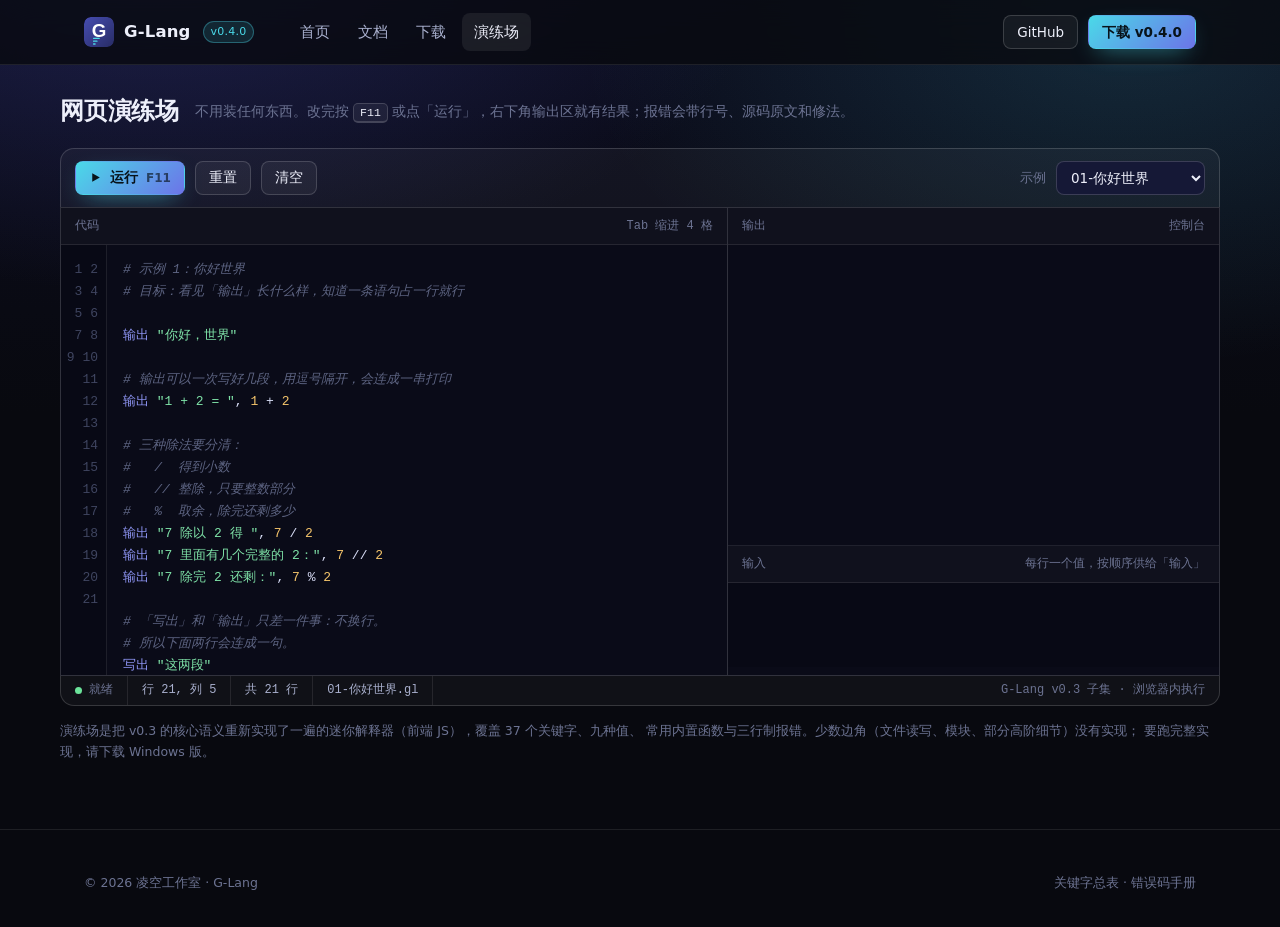
<file: playground.html>
<!DOCTYPE html>
<html lang="zh-CN">
<head>
<meta charset="UTF-8">
<meta name="viewport" content="width=device-width, initial-scale=1">
<title>演练场 · G-Lang</title>
<meta name="description" content="在浏览器里直接写、直接运行 G-Lang 程序：11 个官方示例随时切换，报错也带行号、插入符和修法。">
<link rel="icon" href="assets/logo.svg" type="image/svg+xml">
<link rel="stylesheet" href="assets/style.css">
</head>
<body>

<header class="topbar">
  <div class="wrap topbar-inner">
    <a class="brand" href="index.html">
      <svg width="30" height="30" viewBox="0 0 64 64" aria-hidden="true">
        <defs><linearGradient id="lg" x1="0" y1="0" x2="1" y2="1">
          <stop offset="0" stop-color="#464CB0"/><stop offset="1" stop-color="#282C65"/>
        </linearGradient></defs>
        <rect width="64" height="64" rx="14" fill="url(#lg)"/>
        <text x="32" y="42" text-anchor="middle" font-family="Helvetica, Arial, sans-serif" font-weight="700" font-size="40" fill="#fff">G</text>
        <rect x="19" y="44" width="15" height="3" rx="1.5" fill="#4AD9E8"/>
        <rect x="19" y="50" width="10" height="3" rx="1.5" fill="#4AD9E8"/>
        <rect x="19" y="56" width="6" height="3" rx="1.5" fill="#4AD9E8"/>
      </svg>
      <span class="brand-name">G-Lang</span>
      <span class="brand-tag">v0.4.0</span>
    </a>
    <nav class="nav">
      <a href="index.html">首页</a>
      <a href="docs.html">文档</a>
      <a href="download.html">下载</a>
      <a href="playground.html" class="active">演练场</a>
    </nav>
    <div class="topbar-right">
      <a class="btn btn-ghost btn-sm" href="https://github.com/xxy150310git/G-Lang" target="_blank" rel="noopener">GitHub</a>
      <a class="btn btn-primary btn-sm" href="download.html">下载 v0.4.0</a>
    </div>
  </div>
</header>

<div class="wrap pg-wrap">
  <div class="pg-head">
    <h1>网页演练场</h1>
    <p>不用装任何东西。改完按 <kbd>F11</kbd> 或点「运行」，右下角输出区就有结果；报错会带行号、源码原文和修法。</p>
  </div>

  <div class="pg-toolbar">
    <button class="btn btn-primary btn-sm" id="run" type="button">
      <svg width="13" height="13" viewBox="0 0 24 24" fill="currentColor" aria-hidden="true"><path d="m6 4 14 8-14 8Z"/></svg>
      运行 <span style="opacity:.65;font-size:12px">F11</span>
    </button>
    <button class="btn btn-ghost btn-sm" id="reset" type="button">重置</button>
    <button class="btn btn-ghost btn-sm" id="clear" type="button">清空</button>
    <div class="spacer"></div>
    <label for="examples" style="font-size:12.5px;color:var(--ink-3)">示例</label>
    <select class="pg-select" id="examples"></select>
  </div>

  <div class="pg-main">
    <div class="pg-pane left">
      <div class="pane-title">
        <span id="pane-file">代码</span>
        <span class="right">Tab 缩进 4 格</span>
      </div>
      <div class="editor">
        <div class="gutter" id="gutter"></div>
        <div class="editor-main">
          <pre class="hl" id="hl" aria-hidden="true"></pre>
          <textarea id="code" spellcheck="false" autocomplete="off" autocapitalize="off" wrap="off" aria-label="G-Lang 代码编辑区"></textarea>
        </div>
      </div>
    </div>

    <div class="pg-pane right">
      <div class="pane-title">
        <span>输出</span>
        <span class="right">控制台</span>
      </div>
      <pre class="console" id="console"></pre>
      <div class="stdin-wrap">
        <div class="pane-title">
          <span>输入</span>
          <span class="right">每行一个值，按顺序供给「输入」</span>
        </div>
        <textarea id="stdin" class="stdin" spellcheck="false" wrap="off" aria-label="程序输入区"></textarea>
      </div>
    </div>
  </div>

  <div class="pg-status ready" id="status">
    <div><span class="st-dot"></span><span id="st-text">就绪</span></div>
    <div><span class="v" id="st-pos">行 1, 列 1</span></div>
    <div><span class="v" id="st-lines">共 0 行</span></div>
    <div><span class="v" id="st-file">—</span></div>
    <div>G-Lang v0.3 子集 · 浏览器内执行</div>
  </div>

  <p style="color:var(--ink-3);font-size:12.5px;margin:14px 0 0;line-height:1.7">
    演练场是把 v0.3 的核心语义重新实现了一遍的迷你解释器（前端 JS），覆盖 37 个关键字、九种值、
    常用内置函数与三行制报错。少数边角（文件读写、模块、部分高阶细节）没有实现；
    要跑完整实现，请下载 Windows 版。
  </p>
</div>

<footer class="footer" style="margin-top:26px">
  <div class="wrap">
    <div class="footer-bottom" style="border-top:none;padding-top:0">
      <span>© 2026 凌空工作室 · G-Lang</span>
      <span><a href="docs.html#keywords">关键字总表</a> · <a href="docs.html#errors">错误码手册</a></span>
    </div>
  </div>
</footer>

<script src="assets/examples.js"></script>
<script src="assets/glang.js"></script>
<script src="assets/playground.js"></script>
</body>
</html>
</file>
<file: assets/style.css>
/* ==========================================================================
   G-Lang 官网 · 设计系统
   品牌色取自 src/app/app.ico：靛蓝 #3A3E93 / 强调青 #4AD9E8 / 深底 #0C0D1F
   ========================================================================== */

:root {
  --bg: #08090f;
  --bg-2: #0c0d1f;
  --surface: #101228;
  --surface-2: #151836;
  --surface-3: #1b1e42;
  --line: rgba(255, 255, 255, 0.09);
  --line-2: rgba(255, 255, 255, 0.16);
  --ink: #edeffa;
  --ink-2: #a9b0ce;
  --ink-3: #6c7392;
  --cyan: #4ad9e8;
  --cyan-soft: rgba(74, 217, 232, 0.13);
  --indigo: #6c74e8;
  --indigo-soft: rgba(108, 116, 232, 0.16);
  --ok: #6be39a;
  --warn: #f5c56b;
  --err: #ff7a85;
  --sans: "PingFang SC", "Microsoft YaHei", "Source Han Sans SC", "Noto Sans CJK SC", system-ui, -apple-system, "Segoe UI", sans-serif;
  --mono: "JetBrains Mono", "Cascadia Code", "Fira Code", Consolas, "Courier New", monospace;
  --max: 1160px;
  --radius: 14px;
}

* { box-sizing: border-box; }

html { scroll-behavior: smooth; scroll-padding-top: 84px; }

body {
  margin: 0;
  background: var(--bg);
  color: var(--ink);
  font-family: var(--sans);
  font-size: 16px;
  line-height: 1.7;
  -webkit-font-smoothing: antialiased;
  overflow-x: hidden;
}

body::before {
  content: "";
  position: fixed;
  inset: 0;
  z-index: -1;
  background:
    radial-gradient(900px 520px at 12% -8%, rgba(58, 62, 147, 0.42), transparent 70%),
    radial-gradient(760px 460px at 88% 4%, rgba(74, 217, 232, 0.14), transparent 72%),
    linear-gradient(180deg, #0c0d1f 0%, #08090f 46%, #08090f 100%);
  pointer-events: none;
}

a { color: var(--cyan); text-decoration: none; }
a:hover { text-decoration: underline; }

.wrap { width: 100%; max-width: var(--max); margin: 0 auto; padding: 0 24px; }

code, kbd, pre { font-family: var(--mono); }

/* ---------- 顶栏 ---------- */
.topbar {
  position: sticky;
  top: 0;
  z-index: 50;
  background: rgba(8, 9, 15, 0.78);
  backdrop-filter: blur(14px);
  border-bottom: 1px solid var(--line);
}

.topbar-inner {
  display: flex;
  align-items: center;
  gap: 28px;
  height: 64px;
}

.brand { display: flex; align-items: center; gap: 10px; color: var(--ink); }
.brand:hover { text-decoration: none; }
.brand svg { display: block; border-radius: 7px; }
.brand-name { font-size: 16.5px; font-weight: 600; letter-spacing: 0.01em; }
.brand-tag {
  font-size: 11px;
  color: var(--cyan);
  border: 1px solid rgba(74, 217, 232, 0.35);
  background: var(--cyan-soft);
  border-radius: 999px;
  padding: 1px 7px;
  margin-left: 2px;
  letter-spacing: 0.02em;
}

.nav { display: flex; align-items: center; gap: 4px; margin-left: 6px; }
.nav a {
  color: var(--ink-2);
  font-size: 14.5px;
  padding: 7px 12px;
  border-radius: 8px;
}
.nav a:hover { color: var(--ink); background: rgba(255, 255, 255, 0.05); text-decoration: none; }
.nav a.active { color: var(--ink); background: rgba(255, 255, 255, 0.07); }

.topbar-right { margin-left: auto; display: flex; align-items: center; gap: 10px; }

/* ---------- 按钮 ---------- */
.btn {
  display: inline-flex;
  align-items: center;
  justify-content: center;
  gap: 8px;
  height: 42px;
  padding: 0 18px;
  border-radius: 10px;
  border: 1px solid transparent;
  font-size: 14.5px;
  font-weight: 500;
  font-family: inherit;
  cursor: pointer;
  white-space: nowrap;
  transition: transform 0.15s ease, background 0.15s ease, border-color 0.15s ease;
}
.btn:hover { text-decoration: none; transform: translateY(-1px); }
.btn-primary {
  background: linear-gradient(135deg, #4ad9e8, #6c74e8);
  color: #08131a;
  font-weight: 600;
  box-shadow: 0 8px 24px -10px rgba(74, 217, 232, 0.7);
}
.btn-primary:hover { background: linear-gradient(135deg, #63e3ef, #7d84ef); }
.btn-ghost { background: rgba(255, 255, 255, 0.05); border-color: var(--line-2); color: var(--ink); }
.btn-ghost:hover { background: rgba(255, 255, 255, 0.09); }
.btn-sm { height: 34px; padding: 0 13px; font-size: 13.5px; border-radius: 8px; }
.btn-block { width: 100%; }

/* ---------- Hero ---------- */
.hero { padding: 76px 0 40px; }
.hero-grid {
  display: grid;
  grid-template-columns: minmax(0, 1.02fr) minmax(0, 0.98fr);
  gap: 48px;
  align-items: center;
}

.eyebrow {
  display: inline-flex;
  align-items: center;
  gap: 9px;
  font-size: 12.5px;
  color: var(--ink-2);
  border: 1px solid var(--line-2);
  background: rgba(255, 255, 255, 0.04);
  border-radius: 999px;
  padding: 5px 13px 5px 9px;
  margin-bottom: 22px;
}
.eyebrow .dot {
  width: 7px; height: 7px; border-radius: 50%;
  background: var(--ok);
  box-shadow: 0 0 0 3px rgba(107, 227, 154, 0.18);
}
.eyebrow code { font-size: 12px; color: var(--cyan); background: none; }

h1.display {
  font-size: clamp(34px, 4.6vw, 54px);
  line-height: 1.16;
  letter-spacing: -0.02em;
  margin: 0 0 20px;
  font-weight: 700;
}
h1.display .grad {
  background: linear-gradient(120deg, #7ef0f8 0%, #8f96f5 55%, #b9a7ff 100%);
  -webkit-background-clip: text;
  background-clip: text;
  color: transparent;
}

.lead {
  font-size: 17px;
  color: var(--ink-2);
  max-width: 33em;
  margin: 0 0 28px;
}
.lead strong { color: var(--ink); font-weight: 500; }

.cta-row { display: flex; flex-wrap: wrap; gap: 12px; margin-bottom: 26px; }

.meta-row {
  display: flex;
  flex-wrap: wrap;
  gap: 8px 20px;
  font-size: 13px;
  color: var(--ink-3);
}
.meta-row span { display: inline-flex; align-items: center; gap: 6px; }
.meta-row b { color: var(--ink-2); font-weight: 500; }

/* ---------- 代码卡片 ---------- */
.codecard {
  background: linear-gradient(180deg, #14173a, #0d0f24);
  border: 1px solid var(--line-2);
  border-radius: var(--radius);
  overflow: hidden;
  box-shadow: 0 30px 70px -34px rgba(0, 0, 0, 0.9), 0 0 0 1px rgba(108, 116, 232, 0.08);
}
.codecard-bar {
  display: flex;
  align-items: center;
  gap: 8px;
  padding: 10px 14px;
  border-bottom: 1px solid var(--line);
  background: rgba(255, 255, 255, 0.025);
}
.dots { display: flex; gap: 6px; }
.dots i { width: 10px; height: 10px; border-radius: 50%; display: block; }
.dots i:nth-child(1) { background: #ff5f57; }
.dots i:nth-child(2) { background: #febc2e; }
.dots i:nth-child(3) { background: #28c840; }
.codecard-bar .fname { font-family: var(--mono); font-size: 12px; color: var(--ink-3); margin-left: 4px; }
.codecard-bar .tag {
  margin-left: auto;
  font-size: 11.5px;
  font-family: var(--mono);
  color: var(--cyan);
  background: var(--cyan-soft);
  border-radius: 6px;
  padding: 2px 8px;
}

pre.code {
  margin: 0;
  padding: 18px 20px;
  overflow-x: auto;
  font-size: 13.5px;
  line-height: 1.85;
  color: #d9def7;
  tab-size: 4;
  background: rgba(6, 7, 13, 0.66);
  border: 1px solid var(--line);
  border-radius: 12px;
}
pre.code.small { font-size: 12.8px; padding: 15px 17px; }
.codecard pre.code { background: none; border: 0; border-radius: 0; }
.doc-body pre.code, .section pre.code { margin: 14px 0 18px; }

.prebox { position: relative; }
.prebox pre.code { margin: 0 0 18px; }
.copy-btn {
  position: absolute;
  top: 8px;
  right: 8px;
  height: 26px;
  padding: 0 10px;
  border-radius: 7px;
  border: 1px solid var(--line-2);
  background: rgba(12, 14, 30, 0.9);
  color: var(--ink-2);
  font-family: var(--sans);
  font-size: 12px;
  cursor: pointer;
  opacity: 0;
  transition: opacity 0.15s ease, color 0.15s ease, border-color 0.15s ease;
}
.prebox:hover .copy-btn { opacity: 1; }
.copy-btn:hover { color: var(--cyan); border-color: rgba(74, 217, 232, 0.45); }

kbd {
  display: inline-block;
  font-family: var(--mono);
  font-size: 11.5px;
  line-height: 1;
  padding: 3px 6px;
  border-radius: 5px;
  border: 1px solid var(--line-2);
  border-bottom-width: 2px;
  background: rgba(255, 255, 255, 0.06);
  color: var(--ink);
  white-space: nowrap;
}

.tok-k { color: #8f96f5; font-weight: 500; }
.tok-s { color: #7fe3a8; }
.tok-n { color: #f5c56b; }
.tok-c { color: #5d6482; font-style: italic; }
.tok-f { color: #64d8e8; }
.tok-o { color: #b9c0e0; }

.out {
  border-top: 1px dashed var(--line-2);
  padding: 12px 20px 15px;
  font-family: var(--mono);
  font-size: 13px;
  color: var(--ink-3);
  background: rgba(0, 0, 0, 0.28);
  white-space: pre-wrap;
}
.out b { color: var(--ink); font-weight: 400; }
.out .lbl {
  display: block;
  font-size: 11px;
  letter-spacing: 0.12em;
  text-transform: uppercase;
  color: var(--ink-3);
  margin-bottom: 4px;
}

/* ---------- 通用区块 ---------- */
.section { padding: 62px 0; }
.section.tight { padding: 44px 0; }
.section-head { max-width: 42em; margin-bottom: 34px; }
.section-head .kicker {
  font-size: 12px;
  letter-spacing: 0.18em;
  text-transform: uppercase;
  color: var(--cyan);
  font-weight: 600;
  margin-bottom: 10px;
}
h2.sec {
  font-size: clamp(24px, 2.7vw, 32px);
  line-height: 1.28;
  letter-spacing: -0.015em;
  margin: 0 0 12px;
  font-weight: 650;
}
.section-head p { color: var(--ink-2); margin: 0; font-size: 15.5px; }

/* ---------- 对比 ---------- */
.compare {
  display: grid;
  grid-template-columns: 1fr 1fr;
  gap: 18px;
  align-items: stretch;
}
.compare .codecard { display: flex; flex-direction: column; }
.compare .codecard .cap {
  padding: 9px 16px;
  font-size: 12.5px;
  color: var(--ink-3);
  border-bottom: 1px solid var(--line);
  display: flex;
  align-items: center;
  gap: 8px;
}
.compare .cap .bad { color: var(--err); }
.compare .cap .good { color: var(--ok); }

/* ---------- 终端 / 报错演示 ---------- */
.term {
  background: #06070d;
  border: 1px solid var(--line-2);
  border-radius: var(--radius);
  padding: 22px 24px;
  font-family: var(--mono);
  font-size: 13.5px;
  line-height: 1.75;
  overflow-x: auto;
  white-space: pre;
  color: #cfd5ef;
  box-shadow: inset 0 1px 0 rgba(255, 255, 255, 0.04);
}
.term .e-line { color: #ff9aa3; }
.term .e-code { color: #ff7a85; }
.term .e-src { color: #aab1d0; }
.term .e-caret { color: #ff7a85; }
.term .e-hint { color: #7fe3a8; }
.term .e-prompt { color: var(--indigo); }
.term .ln { color: #4a5070; }

/* ---------- 卡片 ---------- */
.cards {
  display: grid;
  grid-template-columns: repeat(3, minmax(0, 1fr));
  gap: 16px;
}
.card {
  background: linear-gradient(180deg, rgba(255, 255, 255, 0.045), rgba(255, 255, 255, 0.015));
  border: 1px solid var(--line);
  border-radius: var(--radius);
  padding: 22px 22px 20px;
  transition: border-color 0.18s ease, transform 0.18s ease, background 0.18s ease;
}
.card:hover {
  border-color: rgba(74, 217, 232, 0.34);
  transform: translateY(-2px);
  background: linear-gradient(180deg, rgba(74, 217, 232, 0.06), rgba(255, 255, 255, 0.015));
}
.card .ico {
  width: 36px;
  height: 36px;
  border-radius: 10px;
  display: grid;
  place-items: center;
  background: var(--indigo-soft);
  border: 1px solid rgba(108, 116, 232, 0.3);
  margin-bottom: 14px;
  font-family: var(--mono);
  font-size: 14px;
  color: #a9aef7;
  font-weight: 600;
}
.card h3 {
  font-size: 15.5px;
  margin: 0 0 7px;
  font-weight: 600;
  letter-spacing: 0.01em;
}
.card p { margin: 0; font-size: 14px; color: var(--ink-2); line-height: 1.65; }
.card code {
  font-size: 0.88em;
  color: #9fe8f1;
  background: rgba(74, 217, 232, 0.1);
  padding: 1px 5px;
  border-radius: 4px;
}

/* ---------- 截图 ---------- */
.shot {
  border: 1px solid var(--line-2);
  border-radius: var(--radius);
  overflow: hidden;
  background: #0b0c18;
  box-shadow: 0 34px 80px -40px rgba(0, 0, 0, 0.95);
}
.shot img { display: block; width: 100%; height: auto; }
.shot figcaption {
  padding: 11px 16px;
  font-size: 12.5px;
  color: var(--ink-3);
  border-top: 1px solid var(--line);
  background: rgba(255, 255, 255, 0.02);
}

/* ---------- 数字统计 ---------- */
.stats { display: grid; grid-template-columns: repeat(4, minmax(0, 1fr)); gap: 14px; }
.stat {
  border: 1px solid var(--line);
  border-radius: 12px;
  padding: 16px 20px;
  background: rgba(255, 255, 255, 0.025);
}
.stat b {
  display: block;
  font-size: 30px;
  line-height: 1.2;
  font-weight: 650;
  letter-spacing: -0.02em;
  background: linear-gradient(120deg, #8ff0f8, #9aa0f7);
  -webkit-background-clip: text;
  background-clip: text;
  color: transparent;
}
.stat span { font-size: 12.5px; color: var(--ink-3); }

/* ---------- 三端 ---------- */
.platforms { display: grid; grid-template-columns: repeat(3, minmax(0, 1fr)); gap: 16px; }
.plat {
  border: 1px solid var(--line);
  border-radius: var(--radius);
  padding: 20px;
  background: rgba(255, 255, 255, 0.025);
}
.plat .ph { display: flex; align-items: center; gap: 9px; margin-bottom: 10px; }
.plat .ph b { font-size: 14.5px; font-weight: 600; }
.plat .ph .st {
  margin-left: auto;
  font-size: 11px;
  color: var(--ok);
  border: 1px solid rgba(107, 227, 154, 0.35);
  background: rgba(107, 227, 154, 0.1);
  border-radius: 999px;
  padding: 1px 8px;
}
.plat p { margin: 0 0 10px; font-size: 13.5px; color: var(--ink-2); }
.plat code { font-size: 12.5px; color: #9fe8f1; }

/* ---------- 表格 ---------- */
.table-wrap {
  border: 1px solid var(--line);
  border-radius: var(--radius);
  overflow: hidden;
  background: rgba(255, 255, 255, 0.018);
}
table { width: 100%; border-collapse: collapse; font-size: 14px; }
thead th {
  text-align: left;
  font-size: 12.5px;
  font-weight: 600;
  letter-spacing: 0.04em;
  color: var(--ink-3);
  padding: 12px 16px;
  background: rgba(255, 255, 255, 0.035);
  border-bottom: 1px solid var(--line);
  white-space: nowrap;
}
tbody td { padding: 12px 16px; border-bottom: 1px solid rgba(255, 255, 255, 0.055); vertical-align: top; }
tbody tr:last-child td { border-bottom: none; }
tbody tr:hover td { background: rgba(255, 255, 255, 0.022); }
td code, p code, li code, .toc a code {
  font-size: 0.88em;
  color: #9fe8f1;
  background: rgba(74, 217, 232, 0.1);
  border-radius: 4px;
  padding: 1px 5px;
}
.kw {
  font-family: var(--mono);
  color: #b6bcff;
  background: rgba(108, 116, 232, 0.16);
  border: 1px solid rgba(108, 116, 232, 0.28);
  border-radius: 5px;
  padding: 1px 6px;
  font-size: 13px;
  white-space: nowrap;
}

/* ---------- 优势清单 ---------- */
.plist { display: grid; gap: 12px; margin: 0; padding: 0; list-style: none; }
.plist li {
  display: flex;
  gap: 12px;
  font-size: 14.5px;
  color: var(--ink-2);
  line-height: 1.6;
}
.plist .n {
  flex: none;
  width: 22px; height: 22px;
  border-radius: 7px;
  background: var(--cyan-soft);
  border: 1px solid rgba(74, 217, 232, 0.3);
  color: var(--cyan);
  font-family: var(--mono);
  font-size: 11.5px;
  display: grid;
  place-items: center;
  margin-top: 2px;
}
.plist b { color: var(--ink); font-weight: 500; }

/* ---------- 路线 ---------- */
.roadmap { display: grid; gap: 10px; }
.rm {
  display: grid;
  grid-template-columns: 76px 1fr auto;
  gap: 16px;
  align-items: center;
  padding: 13px 18px;
  border: 1px solid var(--line);
  border-radius: 11px;
  background: rgba(255, 255, 255, 0.022);
  font-size: 14px;
}
.rm .ph-id { font-family: var(--mono); font-size: 12.5px; color: var(--indigo); font-weight: 600; }
.rm .ph-name { color: var(--ink); }
.rm .ph-name small { color: var(--ink-3); margin-left: 8px; font-size: 12.5px; }
.rm .badge-st {
  font-size: 11.5px;
  border-radius: 999px;
  padding: 2px 10px;
  border: 1px solid transparent;
  white-space: nowrap;
}
.st-done { color: var(--ok); background: rgba(107, 227, 154, 0.1); border-color: rgba(107, 227, 154, 0.3); }
.st-doing { color: var(--warn); background: rgba(245, 197, 107, 0.1); border-color: rgba(245, 197, 107, 0.32); }
.st-todo { color: var(--ink-3); background: rgba(255, 255, 255, 0.05); border-color: var(--line-2); }

/* ---------- CTA 区 ---------- */
.cta-band {
  border: 1px solid rgba(108, 116, 232, 0.32);
  background:
    radial-gradient(600px 220px at 20% 0%, rgba(74, 217, 232, 0.14), transparent 70%),
    linear-gradient(180deg, rgba(58, 62, 147, 0.34), rgba(16, 18, 40, 0.9));
  border-radius: 20px;
  padding: 44px 40px;
  display: flex;
  align-items: center;
  justify-content: space-between;
  gap: 28px;
  flex-wrap: wrap;
}
.cta-band h3 { margin: 0 0 8px; font-size: 24px; letter-spacing: -0.01em; }
.cta-band h3 code { font-size: 0.72em; vertical-align: 2px; }
.cta-band p { margin: 0; color: var(--ink-2); font-size: 14.5px; }

/* ---------- 页脚 ---------- */
.footer {
  margin-top: 40px;
  border-top: 1px solid var(--line);
  padding: 42px 0 34px;
  color: var(--ink-3);
  font-size: 13.5px;
}
.footer-grid {
  display: grid;
  grid-template-columns: 1.5fr repeat(3, 1fr);
  gap: 32px;
  margin-bottom: 30px;
}
.footer h4 {
  font-size: 12.5px;
  letter-spacing: 0.06em;
  color: var(--ink-2);
  margin: 0 0 12px;
  font-weight: 600;
}
.footer ul { list-style: none; margin: 0; padding: 0; display: grid; gap: 8px; }
.footer a { color: var(--ink-3); }
.footer a:hover { color: var(--cyan); }
.footer-bottom {
  border-top: 1px solid var(--line);
  padding-top: 20px;
  display: flex;
  justify-content: space-between;
  gap: 16px;
  flex-wrap: wrap;
  font-size: 12.5px;
}

/* ---------- 文档页 ---------- */
.docs-layout {
  display: grid;
  grid-template-columns: 214px minmax(0, 1fr);
  gap: 48px;
  padding: 46px 0 70px;
  align-items: start;
}
.toc { position: sticky; top: 86px; font-size: 14px; }
.toc .toc-t {
  font-size: 11.5px;
  letter-spacing: 0.14em;
  text-transform: uppercase;
  color: var(--ink-3);
  margin: 0 0 12px;
  font-weight: 600;
}
.toc ul { list-style: none; margin: 0 0 22px; padding: 0; display: grid; gap: 2px; }
.toc a { display: block; padding: 6px 10px; border-radius: 7px; color: var(--ink-2); font-size: 13.5px; border-left: 2px solid transparent; }
.toc a:hover { color: var(--ink); background: rgba(255, 255, 255, 0.04); text-decoration: none; }
.toc a.active { color: var(--cyan); background: var(--cyan-soft); border-left-color: var(--cyan); }

.doc-body h2 {
  font-size: 26px;
  margin: 54px 0 14px;
  letter-spacing: -0.01em;
  font-weight: 650;
  scroll-margin-top: 84px;
}
.doc-body h2:first-child { margin-top: 0; }
.doc-body h2 .num {
  font-family: var(--mono);
  font-size: 12px;
  color: var(--cyan);
  border: 1px solid rgba(74, 217, 232, 0.3);
  background: var(--cyan-soft);
  border-radius: 6px;
  padding: 2px 7px;
  margin-right: 10px;
  vertical-align: 3px;
  font-weight: 500;
}
.doc-body h3 { font-size: 17px; margin: 32px 0 10px; font-weight: 600; }
.doc-body p { color: var(--ink-2); font-size: 15px; }
.doc-body ul { color: var(--ink-2); font-size: 15px; padding-left: 22px; }
.doc-body li { margin: 6px 0; }
.doc-body .note {
  border-left: 2px solid var(--cyan);
  background: var(--cyan-soft);
  border-radius: 0 10px 10px 0;
  padding: 12px 18px;
  font-size: 14px;
  color: var(--ink-2);
  margin: 16px 0;
}
.doc-body .note b { color: var(--ink); font-weight: 500; }
.doc-body .warn {
  border-left: 2px solid var(--warn);
  background: rgba(245, 197, 107, 0.09);
  border-radius: 0 10px 10px 0;
  padding: 12px 18px;
  font-size: 14px;
  color: var(--ink-2);
  margin: 16px 0;
}

.kw-grid { display: grid; grid-template-columns: repeat(2, minmax(0, 1fr)); gap: 12px; margin: 16px 0 8px; }
.kw-box {
  border: 1px solid var(--line);
  border-radius: 11px;
  padding: 14px 16px;
  background: rgba(255, 255, 255, 0.022);
}
.kw-box h5 {
  margin: 0 0 10px;
  font-size: 12.5px;
  color: var(--ink-3);
  font-weight: 600;
  letter-spacing: 0.04em;
  display: flex;
  gap: 8px;
  align-items: center;
}
.kw-box h5 span { color: var(--indigo); font-family: var(--mono); }
.kw-box .kws { display: flex; flex-wrap: wrap; gap: 6px; }

.filters { display: flex; flex-wrap: wrap; gap: 8px; margin: 16px 0; align-items: center; }
.chip {
  font-size: 13px;
  padding: 5px 13px;
  border-radius: 999px;
  border: 1px solid var(--line-2);
  background: rgba(255, 255, 255, 0.04);
  color: var(--ink-2);
  cursor: pointer;
  font-family: inherit;
}
.chip:hover { color: var(--ink); border-color: rgba(74, 217, 232, 0.4); }
.chip.on { color: #08131a; background: var(--cyan); border-color: var(--cyan); font-weight: 600; }
.searchbox {
  flex: 1;
  min-width: 180px;
  height: 34px;
  border-radius: 8px;
  border: 1px solid var(--line-2);
  background: rgba(255, 255, 255, 0.04);
  color: var(--ink);
  padding: 0 12px;
  font-family: var(--mono);
  font-size: 13px;
  outline: none;
}
.searchbox:focus { border-color: rgba(74, 217, 232, 0.55); }
.empty { padding: 26px 16px; text-align: center; color: var(--ink-3); font-size: 14px; }

/* ---------- 下载页 ---------- */
.dl-hero { padding: 60px 0 10px; }
.dl-grid { display: grid; grid-template-columns: repeat(3, minmax(0, 1fr)); gap: 18px; }
.dl-card {
  border: 1px solid var(--line-2);
  border-radius: 16px;
  padding: 24px;
  background: linear-gradient(180deg, rgba(255, 255, 255, 0.05), rgba(255, 255, 255, 0.015));
  display: flex;
  flex-direction: column;
  position: relative;
  overflow: hidden;
}
.dl-card.primary {
  border-color: rgba(74, 217, 232, 0.42);
  background:
    radial-gradient(420px 180px at 50% -20%, rgba(74, 217, 232, 0.18), transparent 70%),
    linear-gradient(180deg, rgba(58, 62, 147, 0.3), rgba(16, 18, 40, 0.9));
}
.dl-card .os {
  font-size: 11.5px;
  letter-spacing: 0.1em;
  text-transform: uppercase;
  color: var(--ink-3);
  margin-bottom: 10px;
  font-family: var(--mono);
}
.dl-card h3 { margin: 0 0 4px; font-size: 18px; font-weight: 600; }
.dl-card .file {
  font-family: var(--mono);
  font-size: 12.5px;
  color: var(--ink-3);
  margin-bottom: 14px;
  word-break: break-all;
}
.dl-card .size {
  display: flex;
  gap: 14px;
  font-size: 12.5px;
  color: var(--ink-2);
  margin-bottom: 18px;
  font-family: var(--mono);
}
.dl-card .size span { display: inline-flex; align-items: center; gap: 5px; }
.dl-card .foot { margin-top: auto; }
.dl-card .hint { font-size: 12px; color: var(--ink-3); margin-top: 10px; line-height: 1.55; }
.code-pill {
  display: inline-flex;
  align-items: center;
  gap: 7px;
  font-family: var(--mono);
  font-size: 12.5px;
  color: var(--cyan);
  background: var(--cyan-soft);
  border: 1px dashed rgba(74, 217, 232, 0.4);
  border-radius: 7px;
  padding: 3px 10px;
  margin-top: 12px;
  cursor: pointer;
  user-select: none;
}
.code-pill:hover { background: rgba(74, 217, 232, 0.2); }
.steps { display: grid; gap: 14px; counter-reset: s; }
.step {
  display: grid;
  grid-template-columns: 30px 1fr;
  gap: 14px;
  align-items: start;
  font-size: 14.5px;
  color: var(--ink-2);
}
.step::before {
  counter-increment: s;
  content: counter(s);
  width: 26px; height: 26px;
  border-radius: 8px;
  background: var(--indigo-soft);
  border: 1px solid rgba(108, 116, 232, 0.35);
  color: #b6bcff;
  font-family: var(--mono);
  font-size: 12px;
  display: grid;
  place-items: center;
  margin-top: 2px;
}
.step b { color: var(--ink); font-weight: 500; }

/* ---------- 演练场 ---------- */
.pg-wrap { padding: 26px 0 40px; }
.pg-head { display: flex; align-items: center; gap: 16px; flex-wrap: wrap; margin-bottom: 16px; }
.pg-head h1 { font-size: 24px; margin: 0; font-weight: 650; letter-spacing: -0.01em; }
.pg-head p { margin: 0; font-size: 13.5px; color: var(--ink-3); }
.pg-toolbar {
  display: flex;
  align-items: center;
  gap: 10px;
  flex-wrap: wrap;
  padding: 12px 14px;
  border: 1px solid var(--line-2);
  border-bottom: none;
  border-radius: 14px 14px 0 0;
  background: rgba(255, 255, 255, 0.04);
}
.pg-toolbar .spacer { flex: 1; }
select.pg-select {
  height: 34px;
  border-radius: 8px;
  border: 1px solid var(--line-2);
  background: var(--surface-2);
  color: var(--ink);
  font-family: inherit;
  font-size: 13.5px;
  padding: 0 10px;
  outline: none;
  cursor: pointer;
}
select.pg-select:focus { border-color: rgba(74, 217, 232, 0.5); }

.pg-main { display: grid; grid-template-columns: minmax(0, 1.15fr) minmax(0, 0.85fr); }
.pg-pane { border: 1px solid var(--line-2); background: #0a0b18; overflow: hidden; }
.pg-pane.left { border-radius: 0; border-right: none; }
.pg-pane.right { border-radius: 0; display: flex; flex-direction: column; }

.pane-title {
  display: flex;
  align-items: center;
  gap: 8px;
  padding: 8px 14px;
  font-size: 12px;
  color: var(--ink-3);
  border-bottom: 1px solid var(--line);
  background: rgba(255, 255, 255, 0.025);
  font-family: var(--mono);
}
.pane-title .right { margin-left: auto; }

.editor {
  position: relative;
  display: flex;
  height: 430px;
  background: #0a0b18;
  overflow: hidden;
}
.gutter {
  flex: none;
  width: 46px;
  padding: 14px 8px 14px 0;
  text-align: right;
  font-family: var(--mono);
  font-size: 13px;
  line-height: 22px;
  color: #3f4560;
  background: #080915;
  border-right: 1px solid var(--line);
  overflow: hidden;
  user-select: none;
}
.editor-main { position: relative; flex: 1; min-width: 0; }
.hl, .editor textarea {
  position: absolute;
  inset: 0;
  margin: 0;
  padding: 14px 16px;
  font-family: var(--mono);
  font-size: 13px;
  line-height: 22px;
  white-space: pre;
  overflow: auto;
  border: 0;
  tab-size: 4;
}
.hl { pointer-events: none; color: #d9def7; z-index: 1; }
.editor textarea {
  z-index: 2;
  background: transparent;
  color: transparent;
  caret-color: #4ad9e8;
  resize: none;
  outline: none;
}
.editor textarea::selection { background: rgba(74, 217, 232, 0.28); color: transparent; }
.hl .tok-k { color: #8f96f5; }
.hl .tok-s { color: #7fe3a8; }
.hl .tok-n { color: #f5c56b; }
.hl .tok-c { color: #5d6482; font-style: italic; }
.hl .tok-f { color: #64d8e8; }

.console {
  flex: 1;
  margin: 0;
  padding: 14px 16px;
  font-family: var(--mono);
  font-size: 13px;
  line-height: 1.75;
  color: #cfd5ef;
  overflow: auto;
  white-space: pre-wrap;
  word-break: break-word;
  min-height: 180px;
}
.console .e-line { color: #ff9aa3; }
.console .e-code { color: #ff7a85; }
.console .e-src { color: #aab1d0; }
.console .e-caret { color: #ff7a85; }
.console .e-hint { color: #7fe3a8; }
.console .sys { color: #5d6482; }
.console .err { color: #ff7a85; }
.console .ok { color: #7fe3a8; }

.stdin-wrap { border-top: 1px solid var(--line); }
.stdin-wrap .pane-title .right { color: var(--ink-3); font-family: var(--ink-3); }
.stdin {
  width: 100%;
  height: 84px;
  border: 0;
  background: #080915;
  color: var(--ink);
  font-family: var(--mono);
  font-size: 12.5px;
  line-height: 1.7;
  padding: 10px 14px;
  resize: none;
  outline: none;
}
.pg-status {
  display: flex;
  align-items: center;
  gap: 0;
  border: 1px solid var(--line-2);
  border-top: none;
  border-radius: 0 0 14px 14px;
  background: rgba(255, 255, 255, 0.035);
  font-family: var(--mono);
  font-size: 12px;
  color: var(--ink-3);
  height: 30px;
  overflow: hidden;
}
.pg-status > div {
  padding: 0 14px;
  border-right: 1px solid var(--line);
  height: 100%;
  display: flex;
  align-items: center;
  gap: 7px;
  white-space: nowrap;
}
.pg-status > div:last-child { border-right: none; margin-left: auto; }
.pg-status .st-dot { width: 7px; height: 7px; border-radius: 50%; background: var(--ink-3); }
.pg-status.ready .st-dot { background: var(--ok); }
.pg-status.running .st-dot { background: var(--warn); }
.pg-status.error .st-dot { background: var(--err); }
.pg-status .v { color: var(--ink-2); }

/* ---------- 响应式 ---------- */
@media (max-width: 980px) {
  .hero-grid, .compare, .cards, .platforms, .dl-grid, .kw-grid { grid-template-columns: 1fr; }
  .hero { padding: 48px 0 24px; }
  .hero-grid { gap: 34px; }
  .docs-layout { grid-template-columns: 1fr; gap: 24px; }
  .toc { position: static; }
  .toc ul { display: flex; flex-wrap: wrap; gap: 6px; }
  .toc ul a { border-left: none; border: 1px solid var(--line); }
  .footer-grid { grid-template-columns: 1fr 1fr; }
  .pg-main { grid-template-columns: 1fr; }
  .pg-pane.left { border-right: 1px solid var(--line-2); border-radius: 0; }
  .pg-pane.right { border-radius: 0; border-top: none; }
  .editor { height: 340px; }
  .stats { grid-template-columns: 1fr 1fr; }
  .topbar-inner { gap: 14px; height: auto; padding: 9px 0; flex-wrap: wrap; }
  .nav {
    order: 3;
    width: 100%;
    overflow-x: auto;
    margin-left: -4px;
    padding-bottom: 1px;
    scrollbar-width: none;
  }
  .nav::-webkit-scrollbar { display: none; }
  .nav a { white-space: nowrap; padding: 6px 10px; font-size: 14px; }
  .topbar-right .btn-ghost { display: none; }
  .cta-band { padding: 30px 24px; }
  .section { padding: 46px 0; }
  .term { font-size: 12px; }
}

@media (max-width: 560px) {
  .wrap { padding: 0 16px; }
  .brand-tag { display: none; }
  .cta-row .btn { width: 100%; }
  .rm { grid-template-columns: 1fr auto; }
  .rm .ph-id { display: none; }
  .footer-grid { grid-template-columns: 1fr; }
  .dl-grid { gap: 14px; }
}
</file>
